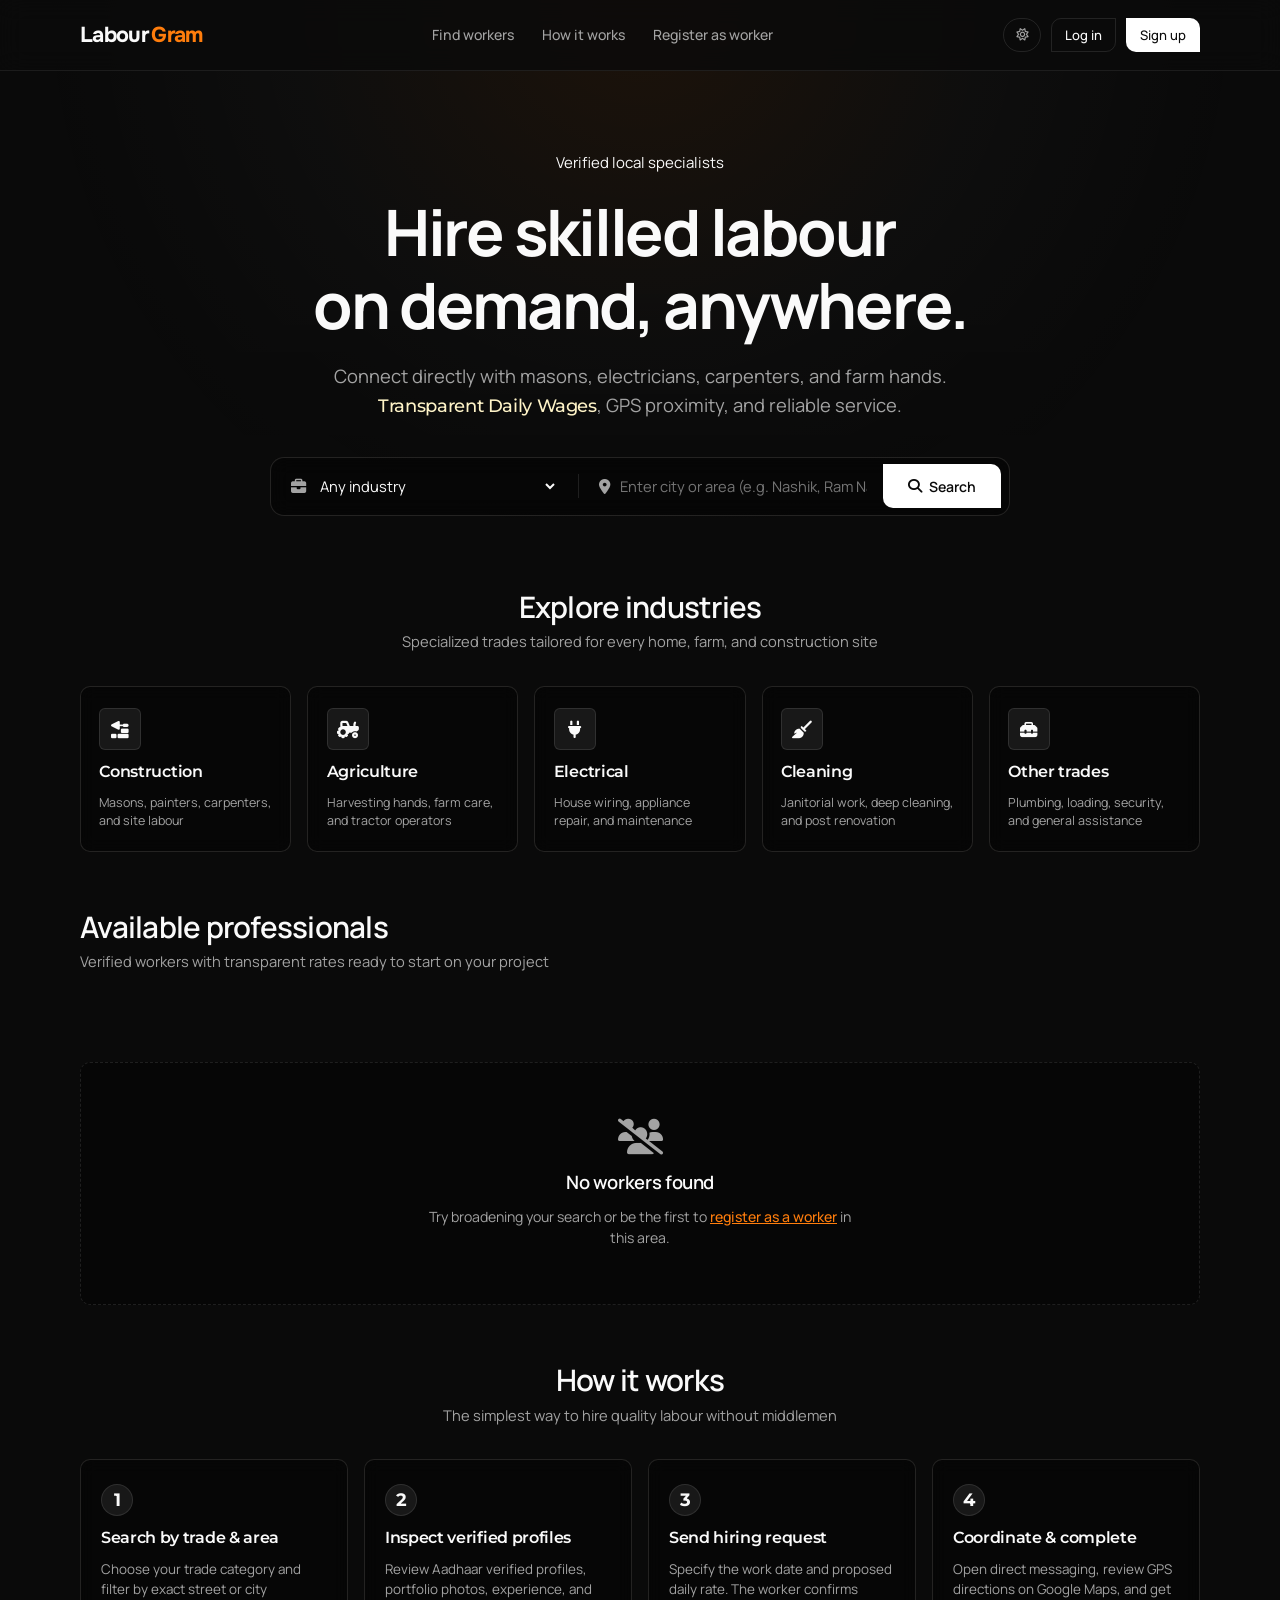
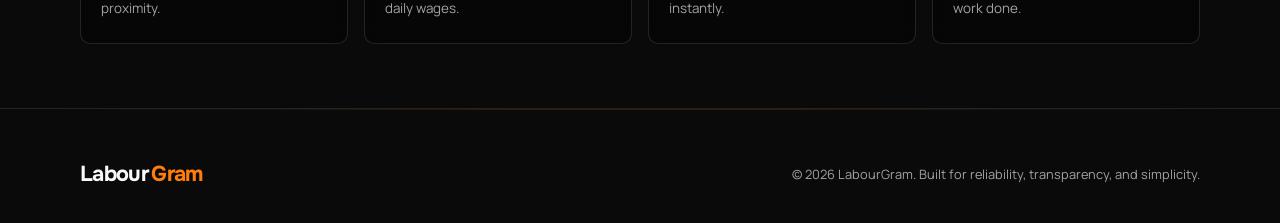
<file: frontend/index.html>
<!DOCTYPE html>
<html lang="en" class="dark">
<head>
    <meta charset="UTF-8">
    <meta name="viewport" content="width=device-width, initial-scale=1.0">
    <title>LabourGram - Find & Hire Reliable Labour</title>
    <link rel="stylesheet" href="style.css?v=20">
    <link rel="stylesheet" href="https://cdnjs.cloudflare.com/ajax/libs/font-awesome/6.4.0/css/all.min.css">
    <script src="theme.js"></script>
</head>
<body>
    <div class="chai-backdrop"></div>

    <!-- Navigation Bar -->
    <header class="header">
        <div class="header-inner">
            <a href="index.html" class="logo">
                Labour<span>Gram</span>
            </a>

            <nav class="nav-links">
                <a href="#workers-section">Find workers</a>
                <a href="#how-it-works">How it works</a>
                <a href="#" onclick="showRegisterModal('provider')">Register as worker</a>
            </nav>

            <div class="auth-buttons" id="authButtons">
                <button type="button" class="theme-toggle-btn" onclick="toggleTheme()" aria-label="Toggle theme" title="Toggle theme">
                    <i class="fa-regular fa-sun"></i>
                </button>
                <button type="button" class="btn btn-secondary btn-sm" onclick="showLoginModal()">Log in</button>
                <button type="button" class="btn btn-asym btn-sm" onclick="showRegisterModal('customer')">Sign up</button>
            </div>

            <div class="user-menu" id="userMenu" style="display:none;">
                <button type="button" class="theme-toggle-btn" onclick="toggleTheme()" aria-label="Toggle theme" title="Toggle theme">
                    <i class="fa-regular fa-sun"></i>
                </button>
                <span class="user-greeting" id="userGreeting"></span>
                <button type="button" class="btn btn-secondary btn-sm" onclick="window.location.href='dashboard.html'">
                    <i class="fa-solid fa-chart-line"></i> Dashboard <span class="badge hidden" id="navBadge">0</span>
                </button>
                <button type="button" class="btn btn-ghost btn-sm btn-logout" onclick="logoutUser()">
                    <i class="fa-solid fa-right-from-bracket"></i> Logout
                </button>
            </div>
        </div>
    </header>

    <!-- Main Content -->
    <main class="page-container">

        <!-- Hero Section -->
        <section class="hero">
            <div class="hero-inner">
                <div class="badge-glint">
                    <span class="badge-dot"></span>
                    Verified local specialists
                </div>

                <h1>Hire skilled labour<br>on demand, anywhere.</h1>
                
                <p class="hero-lead">
                    Connect directly with masons, electricians, carpenters, and farm hands. <span class="highlight">Transparent daily wages</span>, GPS proximity, and reliable service.
                </p>

                <!-- Search Toolbar -->
                <div class="search-toolbar">
                    <div class="search-field-item">
                        <i class="fa-solid fa-briefcase"></i>
                        <select id="industryFilter" aria-label="Select industry">
                            <option value="">Any industry</option>
                            <option value="construction">Construction</option>
                            <option value="agriculture">Agriculture</option>
                            <option value="cleaning">Cleaning</option>
                            <option value="electrical">Electrical</option>
                            <option value="other">Other trades</option>
                        </select>
                    </div>

                    <div class="search-divider"></div>

                    <div class="search-field-item">
                        <i class="fa-solid fa-location-dot"></i>
                        <input type="text" id="locationFilter" placeholder="Enter city or area (e.g. Nashik, Ram Nagar)">
                    </div>

                    <button type="button" class="btn btn-asym search-btn" onclick="searchWorkers(true)">
                        <i class="fa-solid fa-magnifying-glass"></i> Search
                    </button>
                </div>
            </div>
        </section>

        <!-- Industry Categories -->
        <section class="section">
            <div class="section-head centered">
                <h2>Explore industries</h2>
                <p>Specialized trades tailored for every home, farm, and construction site</p>
            </div>

            <div class="industry-grid">
                <div class="card-chai industry-card" onclick="filterByIndustry('construction')">
                    <div class="industry-icon"><i class="fa-solid fa-trowel-bricks"></i></div>
                    <h3>Construction</h3>
                    <p>Masons, painters, carpenters, and site labour</p>
                </div>
                <div class="card-chai industry-card" onclick="filterByIndustry('agriculture')">
                    <div class="industry-icon"><i class="fa-solid fa-tractor"></i></div>
                    <h3>Agriculture</h3>
                    <p>Harvesting hands, farm care, and tractor operators</p>
                </div>
                <div class="card-chai industry-card" onclick="filterByIndustry('electrical')">
                    <div class="industry-icon"><i class="fa-solid fa-plug"></i></div>
                    <h3>Electrical</h3>
                    <p>House wiring, appliance repair, and maintenance</p>
                </div>
                <div class="card-chai industry-card" onclick="filterByIndustry('cleaning')">
                    <div class="industry-icon"><i class="fa-solid fa-broom"></i></div>
                    <h3>Cleaning</h3>
                    <p>Janitorial work, deep cleaning, and post renovation</p>
                </div>
                <div class="card-chai industry-card" onclick="filterByIndustry('other')">
                    <div class="industry-icon"><i class="fa-solid fa-toolbox"></i></div>
                    <h3>Other trades</h3>
                    <p>Plumbing, loading, security, and general assistance</p>
                </div>
            </div>
        </section>

        <!-- Featured Workers Grid -->
        <section class="section" id="workers-section">
            <div class="section-head">
                <h2>Available professionals</h2>
                <p>Verified workers with transparent rates ready to start on your project</p>
            </div>

            <div class="worker-grid" id="workerGrid">
                <!-- Injected dynamically by script.js -->
            </div>

            <div class="no-workers-state" id="noWorkersMsg" style="display:none;">
                <i class="fa-solid fa-users-slash"></i>
                <h3>No workers found</h3>
                <p>Try broadening your search or be the first to <a onclick="showRegisterModal('provider')">register as a worker</a> in this area.</p>
            </div>
        </section>

        <!-- How It Works -->
        <section class="section" id="how-it-works">
            <div class="section-head centered">
                <h2>How it works</h2>
                <p>The simplest way to hire quality labour without middlemen</p>
            </div>

            <div class="steps-grid">
                <div class="card-chai step-card">
                    <div class="step-num">1</div>
                    <h3>Search by trade & area</h3>
                    <p>Choose your trade category and filter by exact street or city proximity.</p>
                </div>

                <div class="card-chai step-card">
                    <div class="step-num">2</div>
                    <h3>Inspect verified profiles</h3>
                    <p>Review Aadhaar verified profiles, portfolio photos, experience, and daily wages.</p>
                </div>

                <div class="card-chai step-card">
                    <div class="step-num">3</div>
                    <h3>Send hiring request</h3>
                    <p>Specify the work date and proposed daily rate. The worker confirms instantly.</p>
                </div>

                <div class="card-chai step-card">
                    <div class="step-num">4</div>
                    <h3>Coordinate & complete</h3>
                    <p>Open direct messaging, review GPS directions on Google Maps, and get work done.</p>
                </div>
            </div>
        </section>

    </main>

    <!-- Footer -->
    <footer class="footer">
        <div class="page-container">
            <div class="footer-inner">
                <div class="logo">Labour<span>Gram</span></div>
                <p class="footer-copy">© 2026 LabourGram. Built for reliability, transparency, and simplicity.</p>
            </div>
        </div>
    </footer>

    <!-- ===== LOGIN MODAL ===== -->
    <div class="modal-overlay" id="loginModal">
        <div class="modal-dialog">
            <div class="modal-header">
                <h2>Welcome back</h2>
                <button type="button" class="modal-close-btn" onclick="closeAllModals()" aria-label="Close dialog">&times;</button>
            </div>
            <p class="modal-subtitle">Sign in to manage your hiring requests and chats</p>
            <form id="loginForm" onsubmit="handleLogin(event)">
                <div class="form-group">
                    <label for="loginEmail">Email address</label>
                    <input type="email" id="loginEmail" required placeholder="you@example.com" autocomplete="username">
                </div>
                <div class="form-group">
                    <label for="loginPassword">Password</label>
                    <input type="password" id="loginPassword" required placeholder="••••••••" autocomplete="current-password">
                </div>
                <div class="form-error" id="loginError"></div>
                <button type="submit" class="btn btn-asym btn-full" id="loginBtn" style="margin-top:0.75rem;">Log in</button>
            </form>
            <p class="modal-footer-text">Do not have an account? <a href="#" onclick="showRegisterModal('customer')">Sign up</a></p>
        </div>
    </div>

    <!-- ===== REGISTER MODAL ===== -->
    <div class="modal-overlay" id="registerModal">
        <div class="modal-dialog">
            <div class="modal-header">
                <h2>Create account</h2>
                <button type="button" class="modal-close-btn" onclick="closeAllModals()" aria-label="Close dialog">&times;</button>
            </div>
            <p class="modal-subtitle">Join LabourGram as a customer or skilled worker</p>
            <form id="registerForm" onsubmit="handleRegister(event)">
                <div class="form-group">
                    <label for="regName">Full name</label>
                    <input type="text" id="regName" required placeholder="e.g. Rajesh Patil" autocomplete="name">
                </div>
                <div class="form-group">
                    <label for="regEmail">Email address</label>
                    <input type="email" id="regEmail" required placeholder="you@example.com" autocomplete="email">
                </div>
                <div class="form-group">
                    <label for="regPassword">Password</label>
                    <input type="password" id="regPassword" required minlength="6" placeholder="Minimum 6 characters" autocomplete="new-password">
                </div>
                <div class="form-group">
                    <label for="regRole">I am registering as</label>
                    <select id="regRole" onchange="toggleProviderFields()">
                        <option value="customer">Customer (Looking to hire)</option>
                        <option value="provider">Labour (Looking for work)</option>
                    </select>
                </div>

                <!-- Location Selection with State, City, and Address Autocomplete -->
                <div class="form-group">
                    <label>Location details</label>
                    <div class="location-picker-group">
                        <div class="state-city-row">
                            <div>
                                <label class="sub-label" for="regState">State</label>
                                <select id="regState"></select>
                            </div>
                            <div>
                                <label class="sub-label" for="regCity">City</label>
                                <select id="regCity"></select>
                                <input type="text" id="regCustomCity" placeholder="Enter city name" style="display:none; margin-top:0.4rem;">
                            </div>
                        </div>
                        <div class="address-autocomplete-wrapper">
                            <div style="display:flex; justify-content:space-between; align-items:center; margin-bottom:0.2rem;">
                                <label class="sub-label" for="regAddress">Area or street address</label>
                                <button type="button" class="btn-detect-gps" id="regDetectGpsBtn">
                                    <i class="fa-solid fa-location-crosshairs"></i> Auto-detect GPS
                                </button>
                            </div>
                            <div class="input-with-icon">
                                <i class="fa-solid fa-location-dot input-icon"></i>
                                <input type="text" id="regAddress" placeholder="e.g. Ram Nagar, College Road..." autocomplete="off">
                            </div>
                            <div class="address-dropdown" id="regAddressDropdown"></div>
                            <input type="hidden" id="regLocation" value="">
                        </div>
                    </div>
                </div>

                <!-- Provider-only fields -->
                <div id="providerFields" style="display:none;">
                    <div class="form-group">
                        <label for="regIndustry">Primary trade industry</label>
                        <select id="regIndustry">
                            <option value="Construction">Construction</option>
                            <option value="Agriculture">Agriculture</option>
                            <option value="Electrical">Electrical</option>
                            <option value="Cleaning">Cleaning</option>
                            <option value="Other">Other trades</option>
                        </select>
                    </div>
                    <div class="form-group">
                        <label for="regSkills">Specific skills (e.g. Mason, Tile Worker)</label>
                        <input type="text" id="regSkills" placeholder="Mason, Painter">
                    </div>
                    <div class="form-group">
                        <label for="regWage">Expected daily wage (₹)</label>
                        <input type="number" id="regWage" placeholder="800" min="1">
                    </div>
                    <div class="form-group">
                        <label for="regExperience">Years of experience</label>
                        <input type="number" id="regExperience" placeholder="3" min="0">
                    </div>
                    <div class="form-group">
                        <label for="regImage">Profile photo (Optional)</label>
                        <input type="file" id="regImage" accept="image/png, image/jpeg, image/webp">
                    </div>

                    <!-- Compulsory Verification Documents -->
                    <div class="card-chai" style="padding:1rem; margin-top:1rem; border-radius:var(--radius-lg);">
                        <div style="display:flex; align-items:center; gap:0.5rem; margin-bottom:0.4rem;">
                            <i class="fa-solid fa-shield-halved" style="color:var(--brand); font-size:1rem;"></i>
                            <strong style="font-size:0.9rem;">Compulsory verification documents</strong>
                        </div>
                        <p style="font-size:0.78rem; color:var(--muted-foreground); margin-bottom:0.85rem; line-height:1.4;">
                            Aadhaar card and PAN card are required for admin review before your profile is published.
                        </p>
                        
                        <div class="form-group" style="margin-bottom:0.75rem;">
                            <label style="font-size:0.8rem; font-weight:600;"><i class="fa-solid fa-id-card"></i> Aadhaar card <span style="color:var(--status-danger);">*</span></label>
                            <input type="file" id="regAadhaar" accept="image/png, image/jpeg, image/webp">
                            <span class="sub-label">Clear photo or scan of front of Aadhaar card.</span>
                        </div>

                        <div class="form-group" style="margin-bottom:0;">
                            <label style="font-size:0.8rem; font-weight:600;"><i class="fa-solid fa-address-card"></i> PAN card <span style="color:var(--status-danger);">*</span></label>
                            <input type="file" id="regPan" accept="image/png, image/jpeg, image/webp">
                            <span class="sub-label">Clear photo or scan of PAN card.</span>
                        </div>
                    </div>
                </div>

                <div class="form-error" id="registerError"></div>
                <button type="submit" class="btn btn-asym btn-full" id="registerBtn" style="margin-top:1rem;">Create account</button>
            </form>
            <p class="modal-footer-text">Already have an account? <a href="#" onclick="showLoginModal()">Log in</a></p>
        </div>
    </div>

    <!-- ===== HIRE REQUEST MODAL ===== -->
    <div class="modal-overlay" id="hireModal">
        <div class="modal-dialog">
            <div class="modal-header">
                <h2>Send hiring request</h2>
                <button type="button" class="modal-close-btn" onclick="closeAllModals()" aria-label="Close dialog">&times;</button>
            </div>
            <p class="modal-subtitle">Requesting: <strong id="hireWorkerName" style="color:var(--foreground);"></strong></p>
            <form id="hireForm" onsubmit="handleHireRequest(event)">
                <input type="hidden" id="hireProviderId">
                <input type="hidden" id="hireProfileId">
                <div class="form-group">
                    <label for="hireJobDesc">Job description</label>
                    <textarea id="hireJobDesc" required placeholder="Describe the specific work required, site location, and hours..." rows="3"></textarea>
                </div>
                <div class="form-group">
                    <label for="hireDateNeeded">Date needed</label>
                    <input type="date" id="hireDateNeeded" required>
                </div>
                <div class="form-group">
                    <label for="hireWage">Proposed daily wage (₹)</label>
                    <input type="number" id="hireWage" required min="1" placeholder="800">
                </div>
                <div class="form-error" id="hireError"></div>
                <button type="submit" class="btn btn-asym btn-full" id="hireBtn" style="margin-top:1rem;">Send request</button>
            </form>
        </div>
    </div>

    <!-- ===== TOAST NOTIFICATION ===== -->
    <div class="toast" id="toast"></div>

    <script src="address-autocomplete.js?v=20"></script>
    <script src="script.js?v=20"></script>
</body>
</html>
</file>
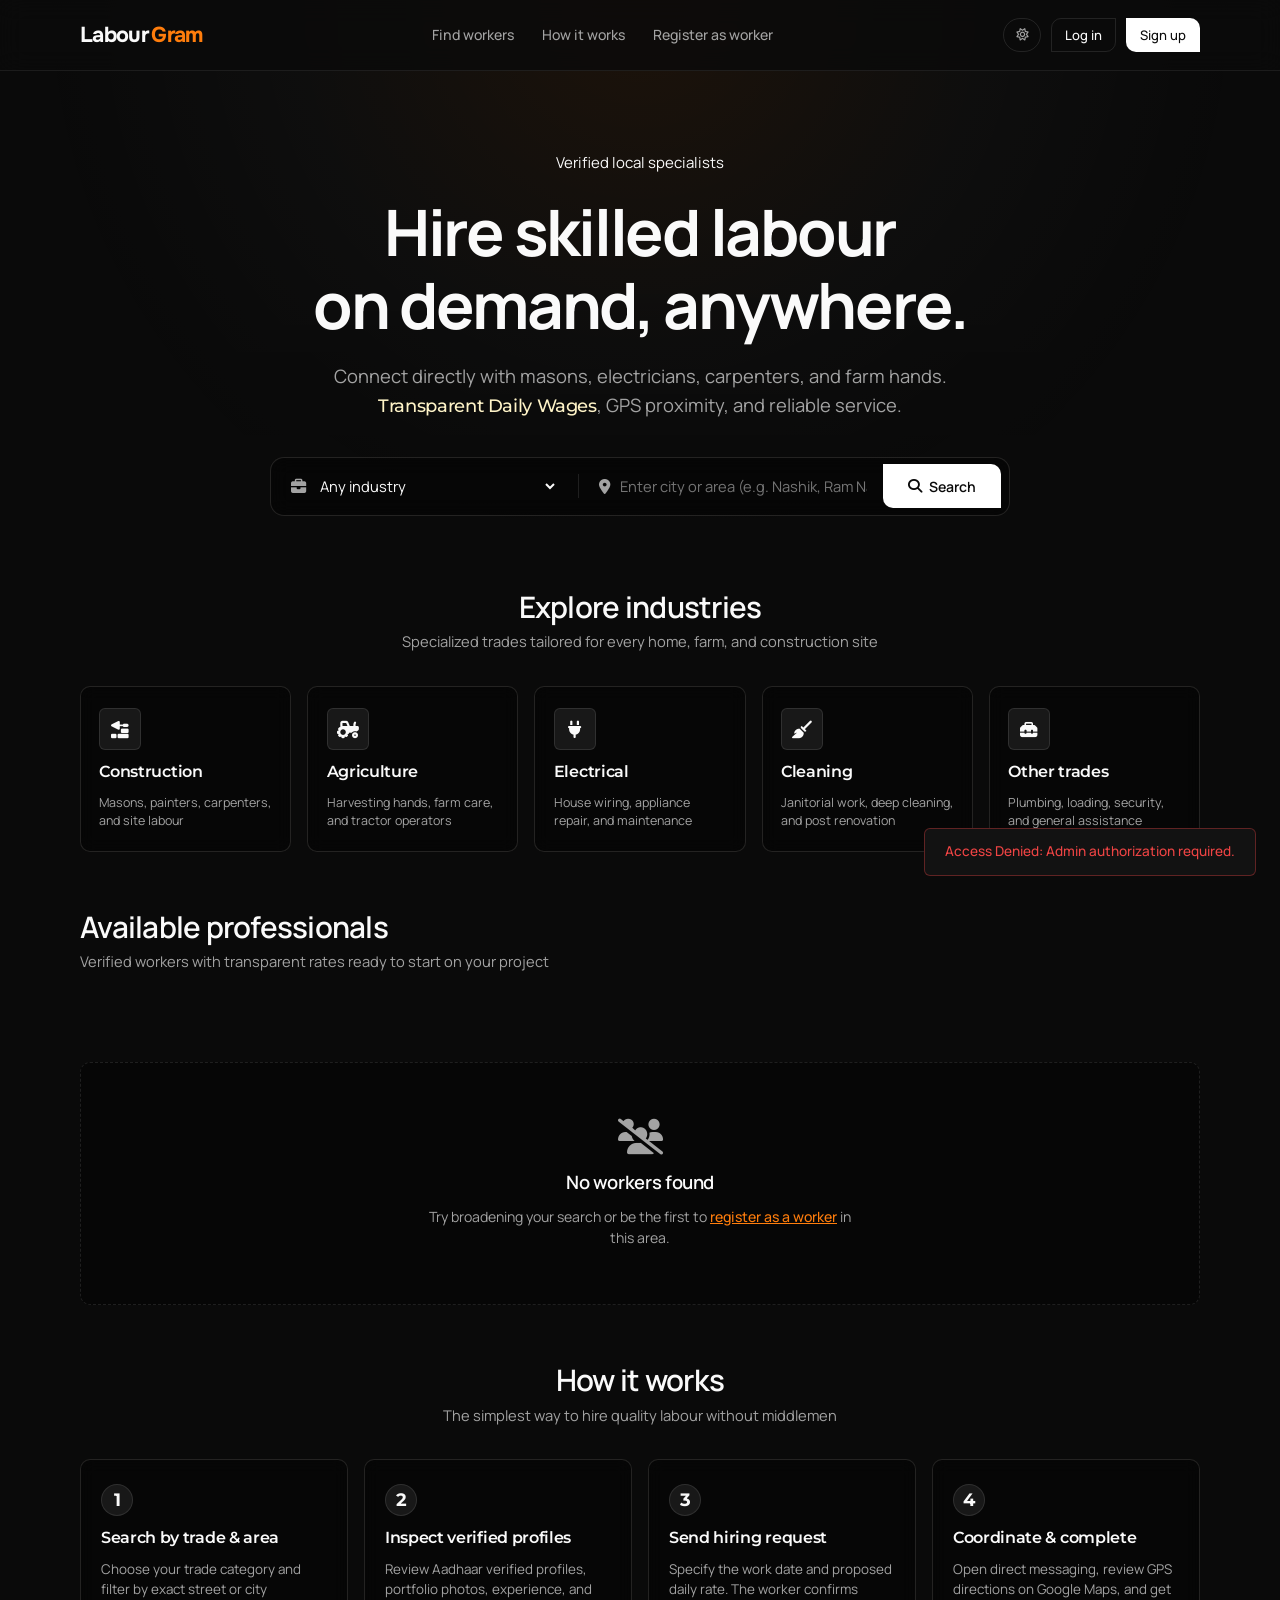
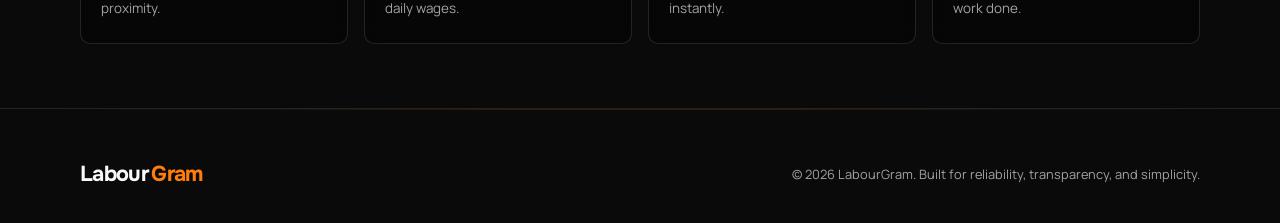
<file: frontend/admin.html>
<!DOCTYPE html>
<html lang="en" class="dark">
<head>
    <meta charset="UTF-8">
    <meta name="viewport" content="width=device-width, initial-scale=1.0">
    <title>Admin Portal - LabourGram</title>
    <link rel="stylesheet" href="style.css?v=20">
    <link rel="stylesheet" href="https://cdnjs.cloudflare.com/ajax/libs/font-awesome/6.4.0/css/all.min.css">
    <script src="theme.js"></script>
</head>
<body class="admin-layout">
    <div class="chai-backdrop"></div>

    <!-- Admin Navigation -->
    <header class="admin-nav">
        <a href="admin.html" class="admin-brand">
            <div class="logo">Labour<span>Gram</span></div>
            <span class="badge-admin"><i class="fa-solid fa-shield-halved"></i> Admin portal</span>
        </a>

        <div class="admin-nav-actions">
            <button type="button" class="theme-toggle-btn" onclick="toggleTheme()" aria-label="Toggle theme" title="Toggle theme">
                <i class="fa-regular fa-sun"></i>
            </button>
            <a href="index.html" class="btn btn-secondary btn-sm" title="View public marketplace">
                <i class="fa-solid fa-house"></i> Public site
            </a>
            <div class="badge" style="border:1px solid var(--border); font-size:0.75rem;">
                <i class="fa-solid fa-user-shield"></i>
                <span id="adminNameDisplay">Admin</span>
            </div>
            <button type="button" class="btn btn-ghost btn-sm" onclick="logoutAdmin()" title="Sign out" style="color:var(--status-danger);">
                <i class="fa-solid fa-right-from-bracket"></i> Logout
            </button>
        </div>
    </header>

    <main class="admin-container">

        <!-- Top Platform Stats -->
        <section class="stats-grid">
            <div class="card-chai stat-card">
                <div class="stat-card-header">
                    <span class="stat-card-title">Pending review</span>
                    <span class="status-tag pending"><i class="fa-solid fa-hourglass-half"></i> Action needed</span>
                </div>
                <div class="stat-card-value" id="statPendingCount">0</div>
                <div class="stat-card-sub">Profiles waiting for approval</div>
            </div>

            <div class="card-chai stat-card">
                <div class="stat-card-header">
                    <span class="stat-card-title">Approved workers</span>
                    <span class="status-tag approved"><i class="fa-solid fa-user-check"></i> Live</span>
                </div>
                <div class="stat-card-value" id="statApprovedCount">0</div>
                <div class="stat-card-sub" id="statTotalLaboursSub">0 registered workers</div>
            </div>

            <div class="card-chai stat-card">
                <div class="stat-card-header">
                    <span class="stat-card-title">Customers</span>
                    <i class="fa-solid fa-briefcase" style="color:var(--muted-foreground); font-size:0.9rem;"></i>
                </div>
                <div class="stat-card-value" id="statCustomerCount">0</div>
                <div class="stat-card-sub">Registered hiring clients</div>
            </div>

            <div class="card-chai stat-card">
                <div class="stat-card-header">
                    <span class="stat-card-title">Platform users</span>
                    <i class="fa-solid fa-users" style="color:var(--muted-foreground); font-size:0.9rem;"></i>
                </div>
                <div class="stat-card-value" id="statTotalUsers">0</div>
                <div class="stat-card-sub">Across all accounts</div>
            </div>
        </section>

        <!-- Navigation Tabs (Segmented Control) -->
        <div style="margin-bottom: 1.75rem;">
            <div class="segmented-control" role="tablist">
                <button type="button" class="segmented-tab active" onclick="switchAdminTab('pending')" id="tabBtnPending">
                    <i class="fa-solid fa-clock-rotate-left"></i>
                    <span>Pending review</span>
                    <span class="badge" id="tabCounterPending" style="font-size:0.7rem; padding:0.1rem 0.4rem; background:rgba(0,0,0,0.15);">0</span>
                </button>
                <button type="button" class="segmented-tab" onclick="switchAdminTab('labours')" id="tabBtnLabours">
                    <i class="fa-solid fa-people-carry-box"></i>
                    <span>All workers</span>
                    <span class="badge" id="tabCounterLabours" style="font-size:0.7rem; padding:0.1rem 0.4rem; background:rgba(0,0,0,0.15);">0</span>
                </button>
                <button type="button" class="segmented-tab" onclick="switchAdminTab('customers')" id="tabBtnCustomers">
                    <i class="fa-solid fa-building-user"></i>
                    <span>Customers</span>
                    <span class="badge" id="tabCounterCustomers" style="font-size:0.7rem; padding:0.1rem 0.4rem; background:rgba(0,0,0,0.15);">0</span>
                </button>
            </div>
        </div>

        <!-- TAB 1: PENDING LABOUR APPROVALS -->
        <section id="sec-pending" class="admin-section active" style="display:block;">
            <div style="display:flex; justify-content:space-between; align-items:center; margin-bottom:1.25rem;">
                <div>
                    <h2 style="font-family:var(--font-display); font-size:1.35rem; font-weight:600;">Profiles awaiting review</h2>
                    <p style="color:var(--muted-foreground); font-size:0.85rem;">Inspect uploaded Aadhaar card, PAN card, and work history before approving.</p>
                </div>
                <button type="button" class="btn btn-secondary btn-sm" onclick="loadAdminData()">
                    <i class="fa-solid fa-rotate-right"></i> Refresh
                </button>
            </div>

            <div id="pendingLaboursList" class="labour-review-grid">
                <!-- Rendered dynamically by admin.js -->
            </div>
        </section>

        <!-- TAB 2: ALL LABOURS DIRECTORY -->
        <section id="sec-labours" class="admin-section" style="display:none;">
            <div style="display:flex; justify-content:space-between; align-items:center; margin-bottom:1.25rem; flex-wrap:wrap; gap:0.75rem;">
                <div>
                    <h2 style="font-family:var(--font-display); font-size:1.35rem; font-weight:600;">Worker directory</h2>
                    <p style="color:var(--muted-foreground); font-size:0.85rem;">Complete registry of all worker profiles across statuses.</p>
                </div>
                <div class="filter-controls">
                    <input type="text" id="labourSearchInput" class="admin-search-input" placeholder="Search by name, trade, location..." oninput="filterLabourDirectory()">
                    <select id="labourStatusFilter" class="admin-select" onchange="filterLabourDirectory()">
                        <option value="all">All statuses</option>
                        <option value="approved">Approved only</option>
                        <option value="pending">Pending only</option>
                        <option value="rejected">Rejected only</option>
                    </select>
                </div>
            </div>

            <div class="table-wrapper">
                <table class="table-chai">
                    <thead>
                        <tr>
                            <th>Labour</th>
                            <th>Trade & skills</th>
                            <th>Location</th>
                            <th>Wage / Exp</th>
                            <th>Status</th>
                            <th>KYC documents</th>
                            <th>Portfolio</th>
                            <th style="text-align:right;">Actions</th>
                        </tr>
                    </thead>
                    <tbody id="allLaboursTableBody">
                        <!-- Rendered dynamically by admin.js -->
                    </tbody>
                </table>
            </div>
        </section>

        <!-- TAB 3: CUSTOMERS DIRECTORY -->
        <section id="sec-customers" class="admin-section" style="display:none;">
            <div style="display:flex; justify-content:space-between; align-items:center; margin-bottom:1.25rem; flex-wrap:wrap; gap:0.75rem;">
                <div>
                    <h2 style="font-family:var(--font-display); font-size:1.35rem; font-weight:600;">Registered customers</h2>
                    <p style="color:var(--muted-foreground); font-size:0.85rem;">Directory of individuals and businesses hiring through the platform.</p>
                </div>
                <div class="filter-controls">
                    <input type="text" id="customerSearchInput" class="admin-search-input" placeholder="Search customers..." oninput="filterCustomerDirectory()">
                </div>
            </div>

            <div class="table-wrapper">
                <table class="table-chai">
                    <thead>
                        <tr>
                            <th>Customer name / email</th>
                            <th>Company</th>
                            <th>Contact phone</th>
                            <th>Location</th>
                            <th>Account status</th>
                            <th style="text-align:right;">Actions</th>
                        </tr>
                    </thead>
                    <tbody id="customersTableBody">
                        <!-- Rendered dynamically by admin.js -->
                    </tbody>
                </table>
            </div>
        </section>

    </main>

    <!-- REJECTION MODAL -->
    <div class="modal-overlay" id="rejectionModal">
        <div class="modal-dialog">
            <div class="modal-header">
                <h3><i class="fa-solid fa-triangle-exclamation" style="color:var(--status-danger);"></i> Reject labour profile</h3>
                <button type="button" class="modal-close-btn" onclick="closeRejectionModal()"><i class="fa-solid fa-xmark"></i></button>
            </div>
            <p class="modal-subtitle">
                Specify constructive feedback. This will appear in the worker dashboard so they can upload clear files and re-apply:
            </p>

            <div class="preset-reasons">
                <button type="button" class="preset-btn" onclick="setPresetReason('Aadhaar Card is blurry or unreadable. Please upload a clear photo of your Aadhaar Card.')">Aadhaar unclear</button>
                <button type="button" class="preset-btn" onclick="setPresetReason('PAN Card is blurry or invalid. Please upload a clear photo of your PAN Card.')">PAN card unclear</button>
                <button type="button" class="preset-btn" onclick="setPresetReason('Uploaded Aadhaar or PAN card does not match the registration name or details.')">ID mismatch</button>
                <button type="button" class="preset-btn" onclick="setPresetReason('Please upload clear, authentic photos of your actual work portfolio.')">Work photo clarity</button>
                <button type="button" class="preset-btn" onclick="setPresetReason('Please specify a valid street or area location in your selected city.')">Location invalid</button>
            </div>

            <div class="form-group">
                <textarea id="rejectionReasonInput" class="admin-textarea" placeholder="Enter detailed feedback for the worker..."></textarea>
            </div>
            <input type="hidden" id="rejectProfileId">

            <div style="display:flex; justify-content:flex-end; gap:0.75rem; margin-top:1rem;">
                <button type="button" class="btn btn-secondary" onclick="closeRejectionModal()">Cancel</button>
                <button type="button" class="btn btn-asym" id="confirmRejectBtn" onclick="submitRejection()" style="border-color:var(--status-danger); color:var(--status-danger);">
                    Confirm rejection
                </button>
            </div>
        </div>
    </div>

    <!-- FULLSCREEN PORTFOLIO LIGHTBOX -->
    <div class="lightbox-modal" id="lightboxModal" onclick="closeLightbox()">
        <button type="button" class="lightbox-close" onclick="closeLightbox()"><i class="fa-solid fa-xmark"></i></button>
        <img id="lightboxImage" src="" alt="Document or portfolio preview" onclick="event.stopPropagation()">
    </div>

    <!-- TOAST NOTIFICATIONS -->
    <div class="toast" id="toast"></div>

    <script src="admin.js?v=20"></script>
</body>
</html>
</file>
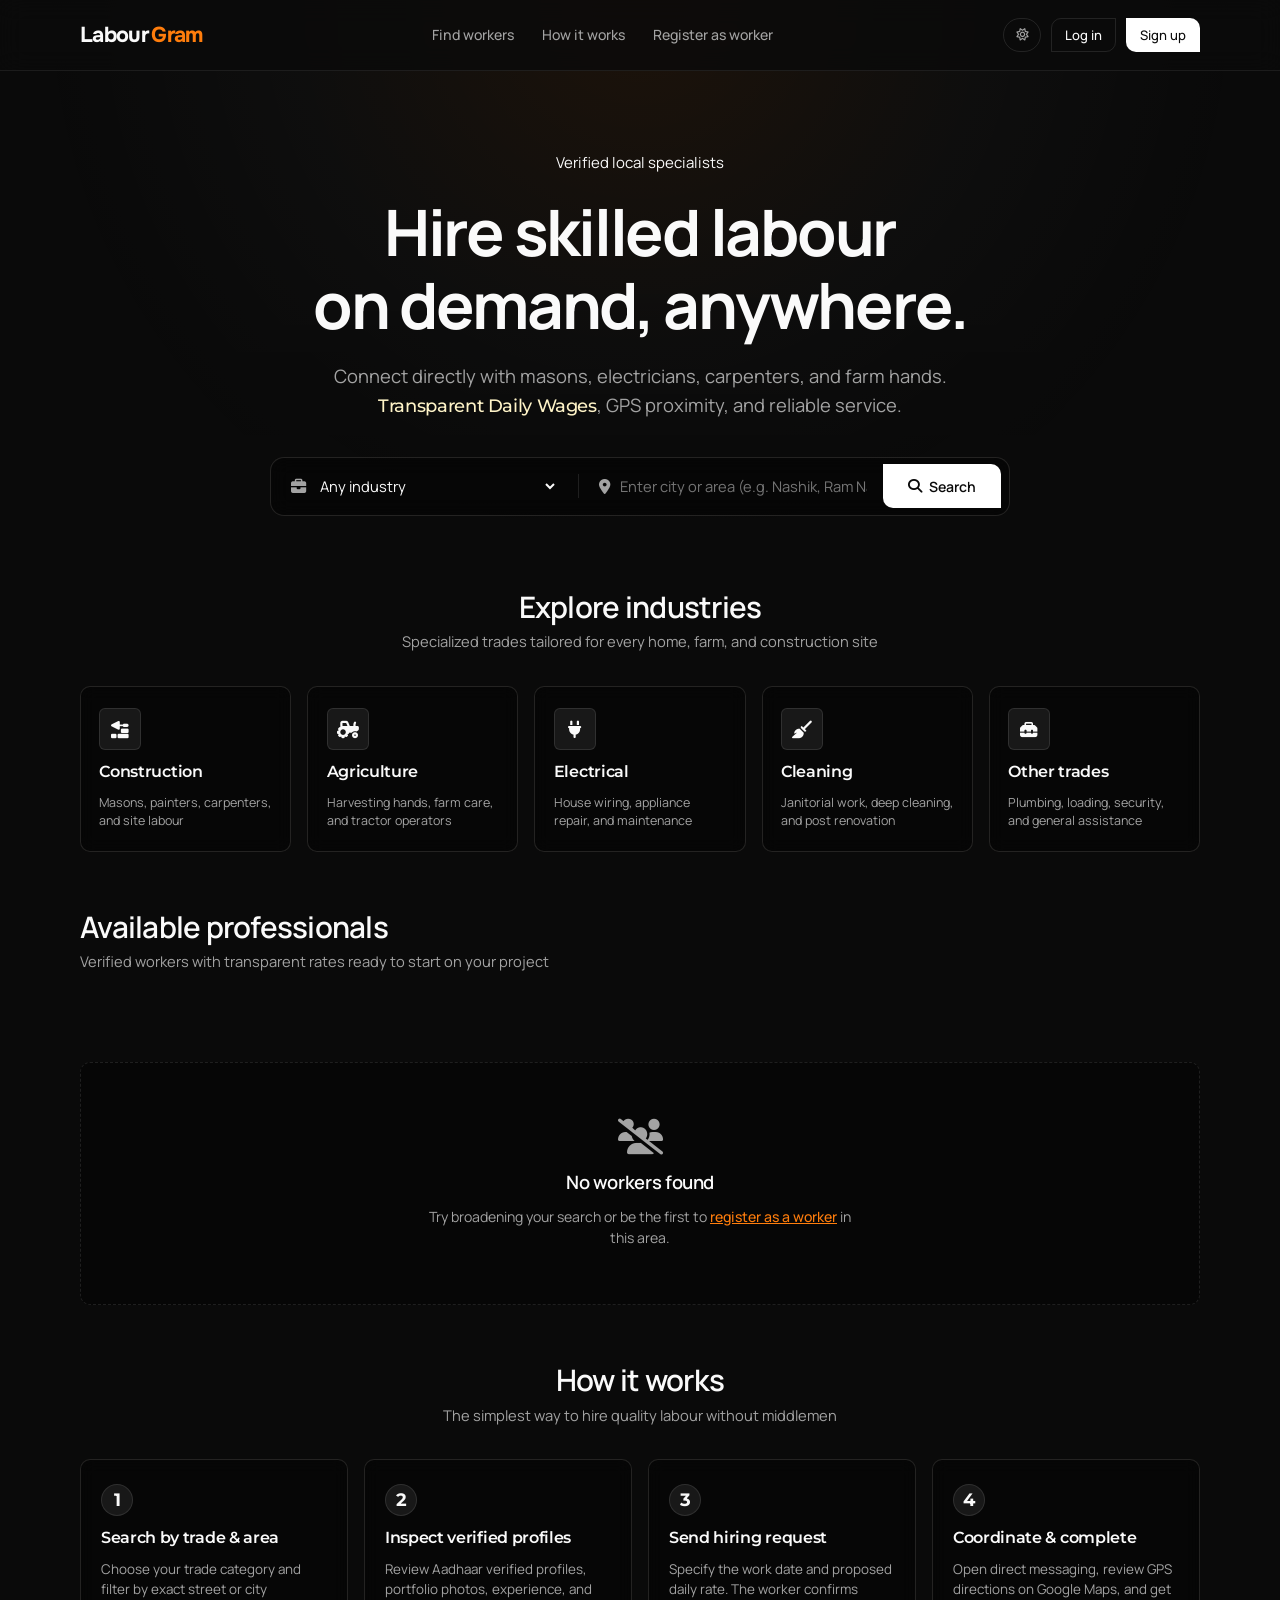
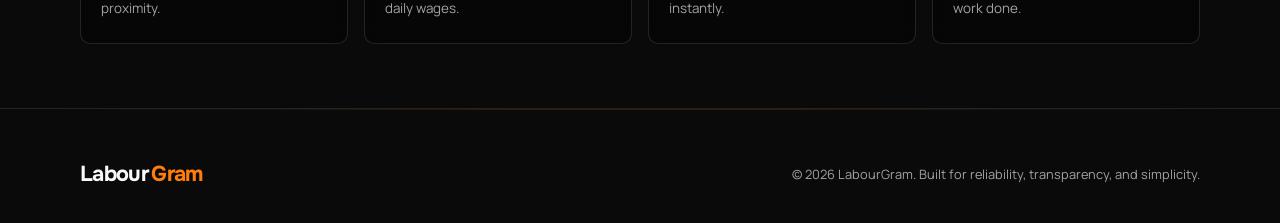
<file: frontend/chat.html>
<!DOCTYPE html>
<html lang="en" class="dark">
<head>
    <meta charset="UTF-8">
    <meta name="viewport" content="width=device-width, initial-scale=1.0, maximum-scale=1.0, user-scalable=no">
    <title>Chat - LabourGram</title>
    <link rel="stylesheet" href="style.css?v=20">
    <link rel="stylesheet" href="https://cdnjs.cloudflare.com/ajax/libs/font-awesome/6.4.0/css/all.min.css">
    <script src="theme.js"></script>
</head>
<body class="chat-page-layout">
    <div class="chai-backdrop"></div>

    <header class="chat-header">
        <div class="chat-header-title">
            <button type="button" class="btn btn-ghost btn-sm" onclick="if(window.history.length > 1){ window.history.back(); } else { window.location.href='dashboard.html'; }" aria-label="Go back">
                <i class="fa-solid fa-arrow-left"></i>
            </button>
            <div class="chat-header-user">
                <div class="chat-user-avatar" id="chatParticipantAvatar">
                    <i class="fa-regular fa-user"></i>
                </div>
                <div class="chat-user-meta">
                    <h2 id="chatParticipantName">Loading conversation...</h2>
                    <span id="chatParticipantRole">Connecting</span>
                </div>
            </div>
        </div>

        <div style="display:flex; align-items:center; gap:0.5rem;">
            <a href="#" target="_blank" rel="noopener" id="chatLocationBtn" class="btn-map-link" style="display:none;" title="View participant location on Google Maps">
                <i class="fa-solid fa-location-dot"></i> Maps
            </a>
            <button type="button" class="theme-toggle-btn" onclick="toggleTheme()" aria-label="Toggle theme" title="Toggle theme">
                <i class="fa-regular fa-sun"></i>
            </button>
            <a href="dashboard.html" class="btn btn-secondary btn-sm">
                Dashboard
            </a>
        </div>
    </header>

    <!-- Job Summary Strip -->
    <div class="chat-job-banner" id="chatJobBanner" style="display:none;"></div>

    <main class="chat-messages" id="chatMessages">
        <p style="text-align:center; color:var(--muted-foreground); margin:auto; font-size:0.9rem;">Connecting to chat...</p>
    </main>

    <form class="chat-input-area" id="chatForm">
        <input type="text" id="chatInput" placeholder="Write a message..." required autocomplete="off">
        <button type="submit" class="chat-send-btn" aria-label="Send message">
            <i class="fa-solid fa-paper-plane"></i>
        </button>
    </form>
    
    <div class="toast" id="toast"></div>

    <script src="chat.js?v=20"></script>
</body>
</html>
</file>
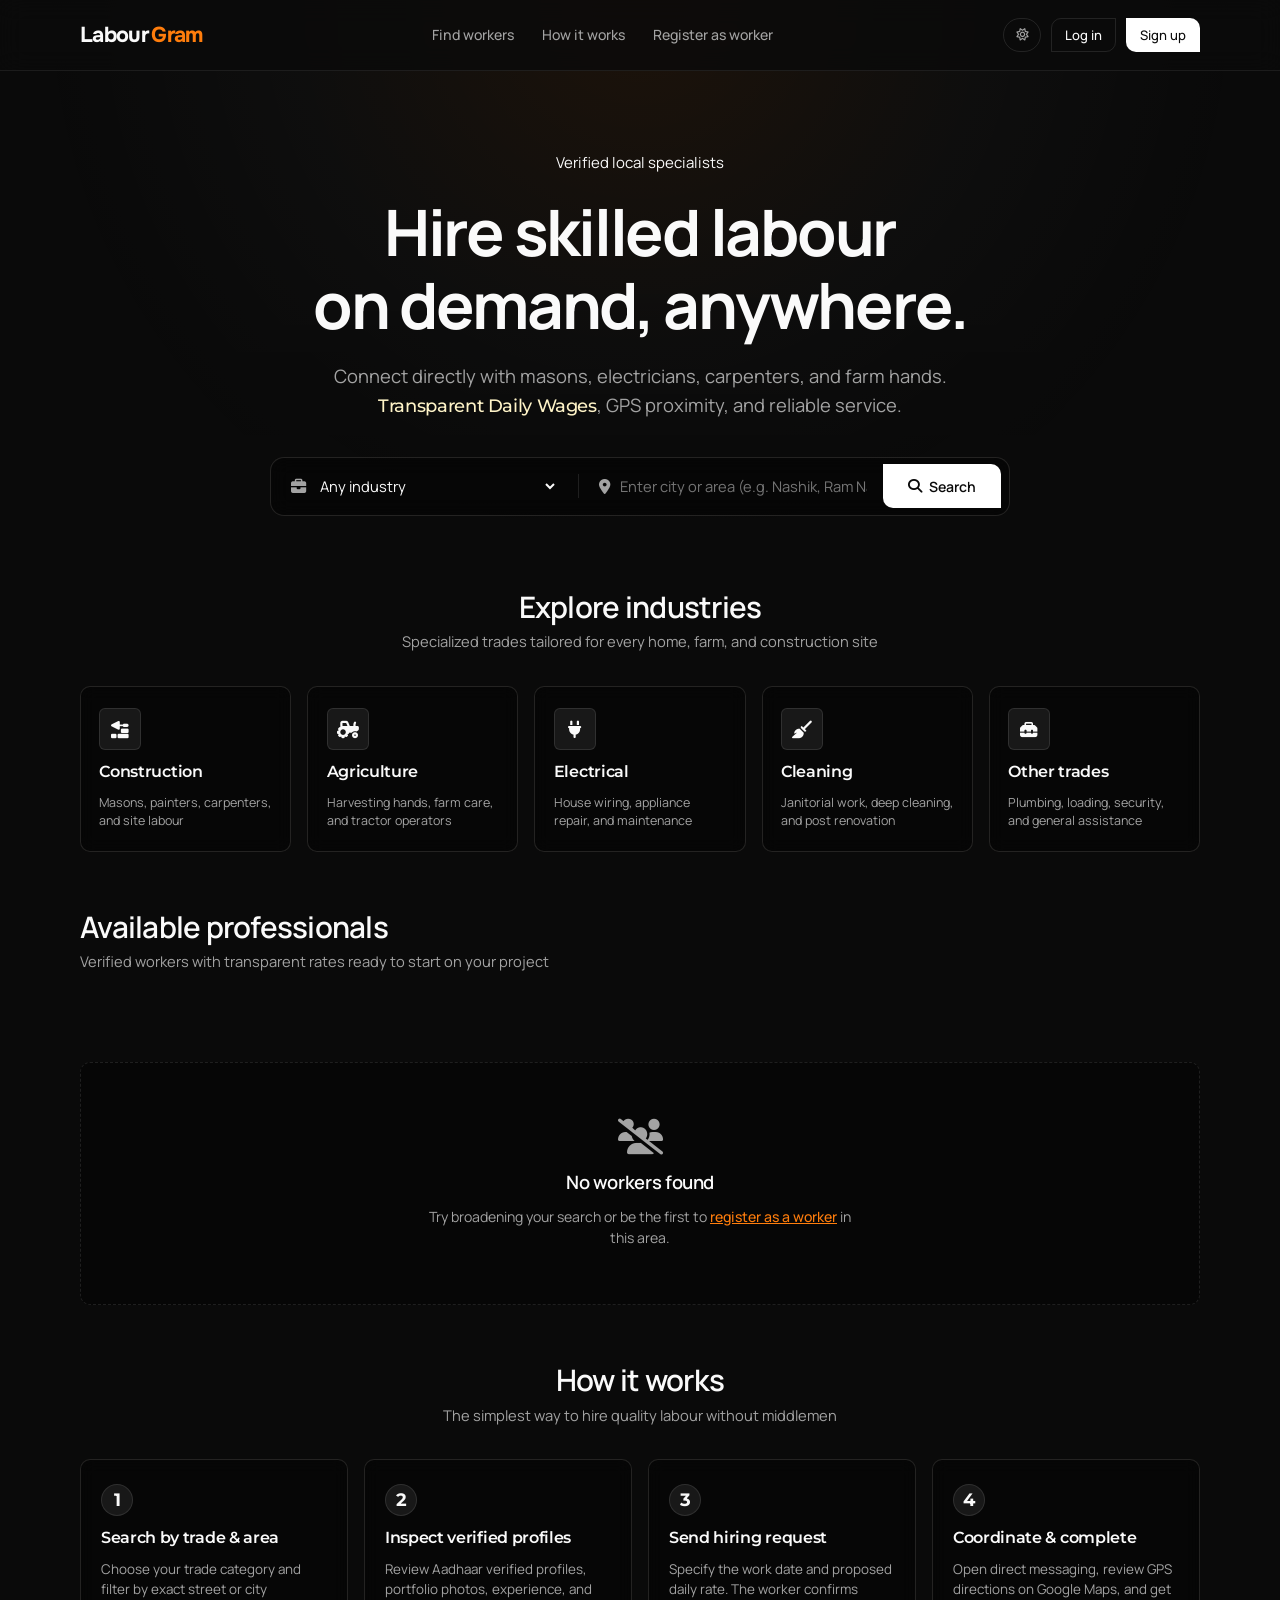
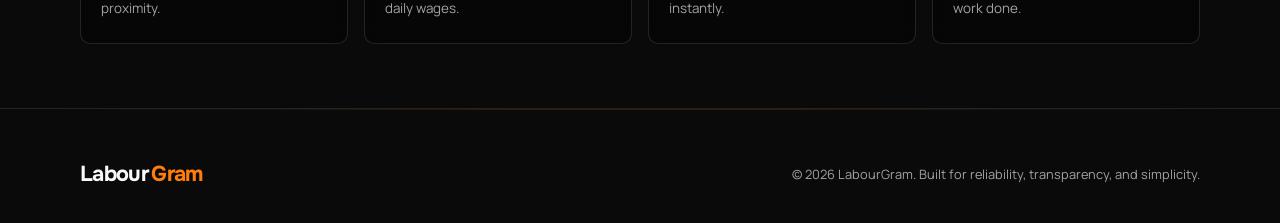
<file: frontend/dashboard.html>
<!DOCTYPE html>
<html lang="en" class="dark">
<head>
    <meta charset="UTF-8">
    <meta name="viewport" content="width=device-width, initial-scale=1.0">
    <title>Dashboard - LabourGram</title>
    <link rel="stylesheet" href="style.css?v=20">
    <link rel="stylesheet" href="https://cdnjs.cloudflare.com/ajax/libs/font-awesome/6.4.0/css/all.min.css">
    <script src="theme.js"></script>
</head>
<body class="dash-layout">
    <div class="chai-backdrop"></div>

    <!-- Dashboard Top Bar -->
    <header class="dash-header-bar">
        <a href="index.html" class="dash-back-link">
            <i class="fa-solid fa-arrow-left"></i>
            <span>Labour<strong>Gram</strong></span>
        </a>

        <div style="display:flex; align-items:center; gap:0.75rem;">
            <button type="button" class="theme-toggle-btn" onclick="toggleTheme()" aria-label="Toggle theme" title="Toggle theme">
                <i class="fa-regular fa-sun"></i>
            </button>
            <div id="dashUserInfo" style="font-size:0.85rem; color:var(--muted-foreground);"></div>
            <button type="button" id="dashAdminBtn" class="btn btn-secondary btn-sm" style="display:none;" onclick="window.location.href='admin.html'">
                <i class="fa-solid fa-shield-halved"></i> Admin panel
            </button>
            <button type="button" class="btn btn-ghost btn-sm" onclick="logoutUser()" title="Logout" style="color:var(--status-danger);">
                <i class="fa-solid fa-right-from-bracket"></i>
            </button>
        </div>
    </header>
    
    <div class="dash-container">
        <!-- Sidebar Navigation -->
        <aside class="dash-sidebar">
            <button type="button" class="dash-tab-btn active" onclick="switchTab('chats')" id="tab-chats">
                <i class="fa-regular fa-message"></i>
                <span>Chats & requests</span>
                <span class="dash-badge hidden" id="dashBadge">0</span>
            </button>
            <button type="button" class="dash-tab-btn" onclick="switchTab('profile')" id="tab-profile">
                <i class="fa-regular fa-user"></i>
                <span>My profile</span>
            </button>
        </aside>
        
        <!-- Main Content Pane -->
        <main class="dash-main">
            <!-- Dynamic Profile Approval Status Banner -->
            <div id="profileApprovalBanner"></div>

            <!-- CHATS SECTION -->
            <section id="sec-chats" class="dash-section-pane active">
                <div style="margin-bottom:1.25rem;">
                    <h2 style="font-family:var(--font-display); font-size:1.35rem; font-weight:600;">Active requests & chats</h2>
                    <p style="color:var(--muted-foreground); font-size:0.85rem;">Manage incoming job requests, coordinate work dates, and chat directly.</p>
                </div>
                <div id="chatsListContainer">
                    <p style="color:var(--muted-foreground); text-align:center; padding:2rem;">Loading requests...</p>
                </div>
            </section>
            
            <!-- PROFILE SECTION -->
            <section id="sec-profile" class="dash-section-pane">
                <div style="margin-bottom:1.25rem;">
                    <h2 style="font-family:var(--font-display); font-size:1.35rem; font-weight:600;">Profile details</h2>
                    <p style="color:var(--muted-foreground); font-size:0.85rem;">Keep your trade skills, location, wage rates, and identity documents current.</p>
                </div>

                <div class="card-chai" style="max-width: 650px; padding: 1.75rem; border-radius: var(--radius-xl);">
                    <div class="pfp-upload-container">
                        <div class="pfp-circle" onclick="document.getElementById('pfpInput').click()" title="Click to upload profile photo">
                            <img id="pfpPreview" src="" style="display:none;" alt="Profile photo preview">
                            <i id="pfpPlaceholder" class="fa-solid fa-camera"></i>
                            <div class="pfp-overlay">Upload</div>
                        </div>
                        <input type="file" id="pfpInput" style="display:none;" accept="image/png, image/jpeg, image/webp" onchange="handlePfpUpload(event)">
                        <span style="margin-top:0.5rem; font-size:0.8rem; color:var(--muted-foreground);">Profile photo</span>
                    </div>

                    <form id="profileForm" onsubmit="updateProfile(event)">
                        <div id="profileFormFields">
                            <!-- Filled dynamically by dashboard.js -->
                        </div>
                        <button type="submit" id="profSubmitBtn" class="btn btn-asym btn-full" style="margin-top: 1.5rem;">
                            Update profile
                        </button>
                    </form>
                </div>
            </section>
        </main>
    </div>

    <!-- Fullscreen Lightbox Modal -->
    <div class="lightbox-modal" id="lightboxModal" onclick="closeLightbox()">
        <button type="button" class="lightbox-close" onclick="closeLightbox()">&times;</button>
        <img id="lightboxImg" src="" alt="Document preview" onclick="event.stopPropagation()">
    </div>

    <div class="toast" id="toast"></div>
    <script src="address-autocomplete.js?v=20"></script>
    <script src="dashboard.js?v=20"></script>
</body>
</html>
</file>
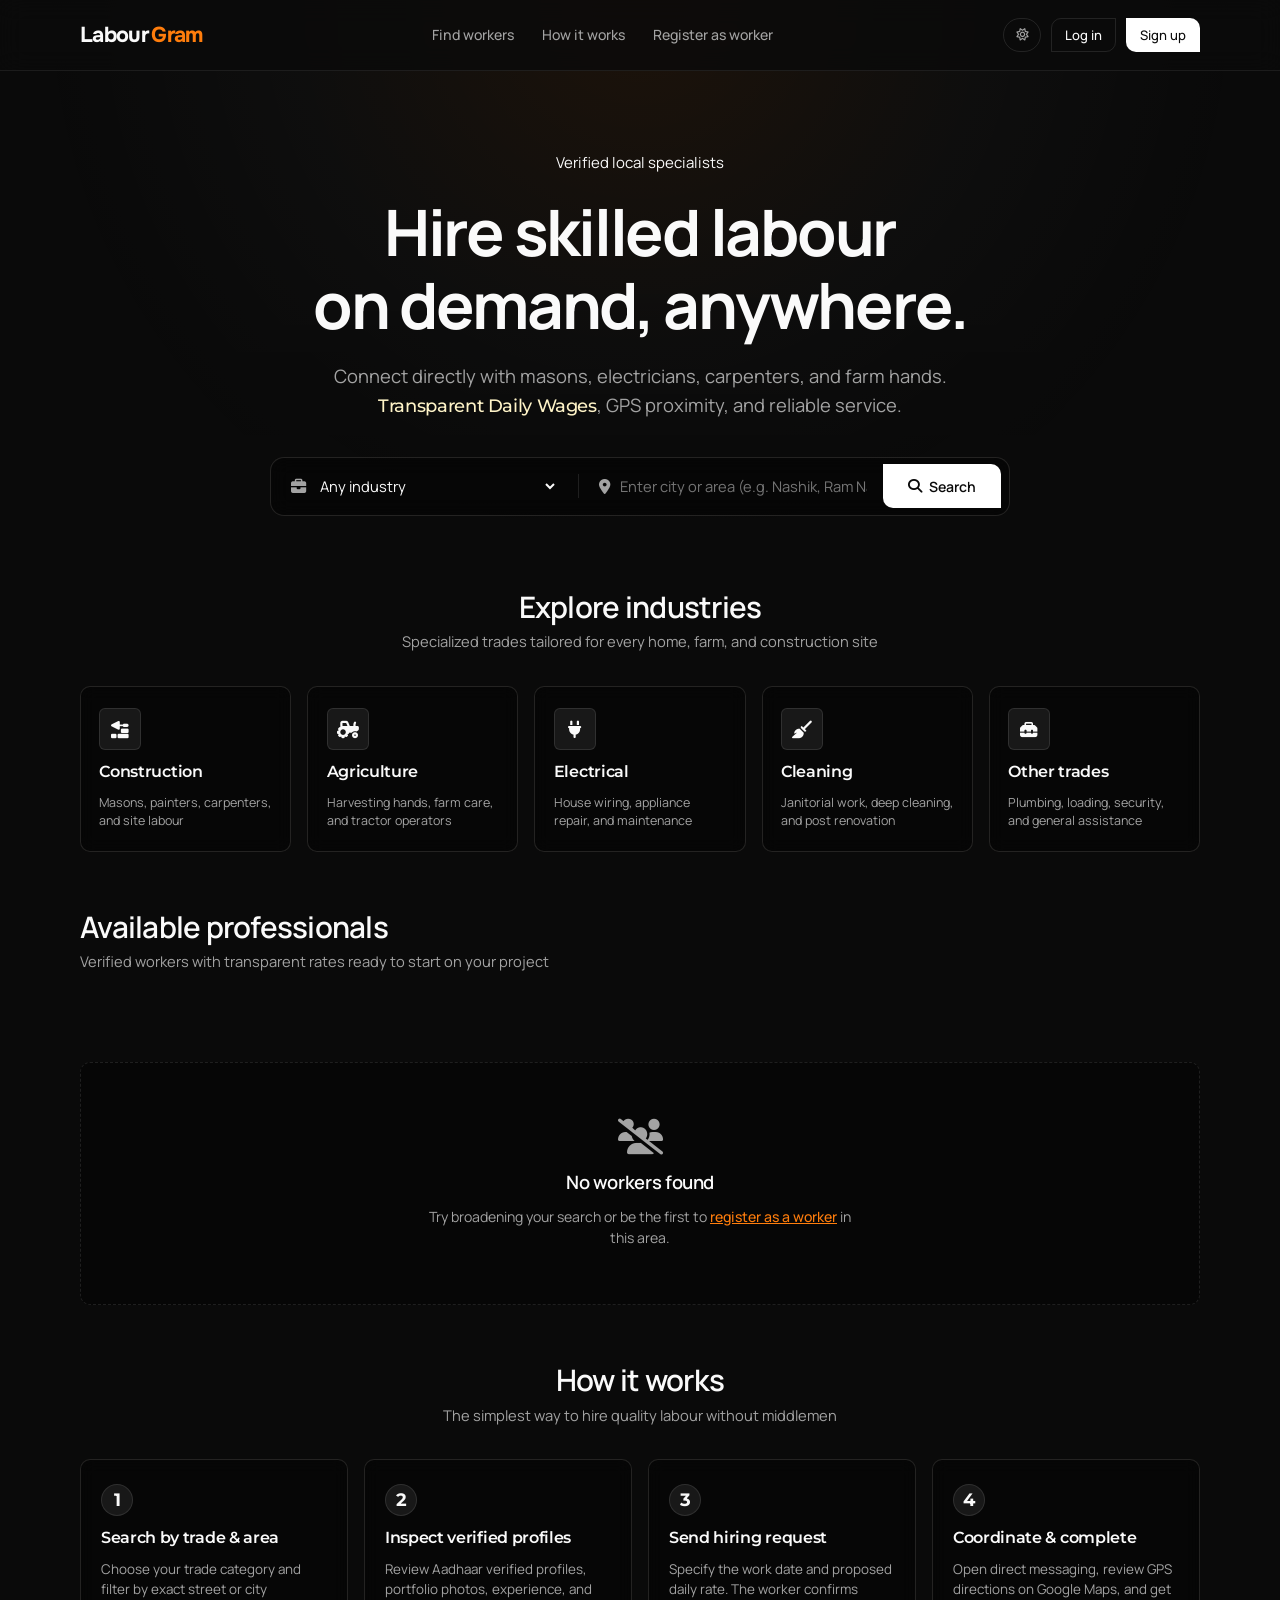
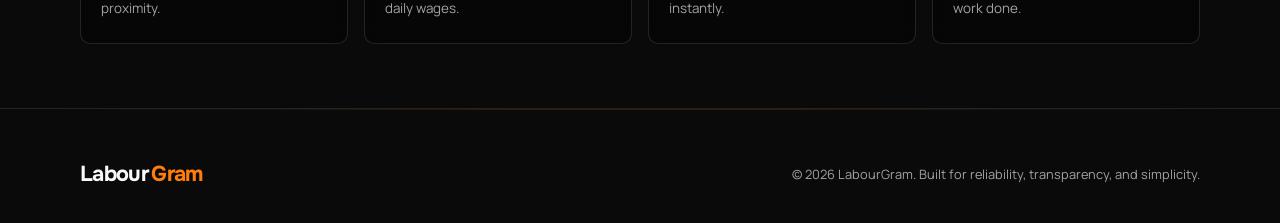
<file: frontend/worker.html>
<!DOCTYPE html>
<html lang="en" class="dark">
<head>
    <meta charset="UTF-8">
    <meta name="viewport" content="width=device-width, initial-scale=1.0">
    <title>Worker Profile - LabourGram</title>
    <link rel="stylesheet" href="style.css?v=20">
    <link rel="stylesheet" href="https://cdnjs.cloudflare.com/ajax/libs/font-awesome/6.4.0/css/all.min.css">
    <script src="theme.js"></script>
</head>
<body>
    <div class="chai-backdrop"></div>

    <header class="header">
        <div class="header-inner">
            <a href="index.html" class="logo">
                Labour<span>Gram</span>
            </a>

            <div style="display:flex; align-items:center; gap:0.75rem;">
                <button type="button" class="theme-toggle-btn" onclick="toggleTheme()" aria-label="Toggle theme" title="Toggle theme">
                    <i class="fa-regular fa-sun"></i>
                </button>
                <a href="index.html" class="btn btn-secondary btn-sm">
                    <i class="fa-solid fa-house"></i> Home
                </a>
            </div>
        </div>
    </header>

    <main class="worker-profile-wrap">
        <div id="loading" style="text-align:center; padding: 3.5rem;">
            <p style="color:var(--muted-foreground);">Loading profile details...</p>
        </div>
        
        <div id="profileContent" style="display:none;">
            <!-- Profile Hero Card -->
            <div class="card-chai worker-profile-hero">
                <img id="wpImage" src="" alt="Worker profile photo" class="worker-profile-avatar" onerror="this.src='https://images.unsplash.com/photo-1504328345606-18bbc8c9d7d1?q=80&w=300'">
                
                <div class="worker-profile-info">
                    <h1 id="wpName">Loading...</h1>
                    <div class="profile-role" id="wpRole"></div>

                    <div class="worker-profile-chips">
                        <div class="profile-chip"><i class="fa-solid fa-industry"></i> <span id="wpIndustry"></span></div>
                        <div class="profile-chip"><i class="fa-solid fa-briefcase"></i> <span id="wpExp"></span></div>
                        <div class="profile-chip">
                            <i class="fa-solid fa-location-dot"></i> <span id="wpLoc"></span>
                            <a id="wpMapLink" href="#" target="_blank" rel="noopener" class="btn-map-link" style="margin-left:0.35rem;" title="Open in Google Maps">
                                <i class="fa-solid fa-arrow-up-right-from-square"></i> Maps
                            </a>
                        </div>
                        <div class="profile-chip">
                            <i class="fa-solid fa-indian-rupee-sign"></i> <strong id="wpWage" class="profile-wage-highlight" style="font-size:0.95rem;"></strong> / day
                        </div>
                    </div>

                    <div style="display:flex; gap:1rem; align-items:center; flex-wrap:wrap;">
                        <span id="wpStatus" class="status-tag"></span>
                        <div id="wpAction"></div>
                    </div>
                </div>
            </div>

            <!-- About Section -->
            <div class="card-chai" style="margin-bottom: 1.5rem; padding: 1.75rem; border-radius: var(--radius-xl);">
                <h2 style="font-family:var(--font-display); font-size:1.25rem; font-weight:600; margin-bottom: 0.75rem;">About worker</h2>
                <p id="wpBio" style="color:var(--muted-foreground); line-height:1.6; font-size:0.92rem;"></p>
            </div>

            <!-- Portfolio Section -->
            <div class="card-chai" id="portfolioSection" style="display:none; padding: 1.75rem; border-radius: var(--radius-xl); margin-bottom: 2rem;">
                <h2 style="font-family:var(--font-display); font-size:1.25rem; font-weight:600; margin-bottom: 0.35rem;">Work portfolio</h2>
                <p style="color:var(--muted-foreground); font-size:0.82rem; margin-bottom:1.25rem;">Authentic photos of recent completed site work. Click any photo to zoom.</p>
                <div class="portfolio-grid" id="wpPortfolio" style="grid-template-columns: repeat(auto-fill, minmax(130px, 1fr));"></div>
            </div>
        </div>
    </main>

    <!-- Fullscreen Viewer Modal -->
    <div class="lightbox-modal" id="fsViewer" onclick="closeFullscreen()">
        <button type="button" class="lightbox-close" onclick="closeFullscreen()"><i class="fa-solid fa-xmark"></i></button>
        <img src="" id="fsImage" alt="Portfolio full screen" onclick="event.stopPropagation()">
    </div>

    <!-- Hire Modal (Reused) -->
    <div class="modal-overlay" id="hireModal">
        <div class="modal-dialog">
            <div class="modal-header">
                <h2>Send hiring request</h2>
                <button type="button" class="modal-close-btn" onclick="closeAllModals()">&times;</button>
            </div>
            <p class="modal-subtitle">Requesting: <strong id="hireWorkerName" style="color:var(--foreground);"></strong></p>
            <form id="hireForm" onsubmit="handleHireRequest(event)">
                <input type="hidden" id="hireProviderId">
                <input type="hidden" id="hireProfileId">
                <div class="form-group">
                    <label for="hireJobDesc">Job description</label>
                    <textarea id="hireJobDesc" required placeholder="Describe the specific work required, site location, and hours..." rows="3"></textarea>
                </div>
                <div class="form-group">
                    <label for="hireDateNeeded">Date needed</label>
                    <input type="date" id="hireDateNeeded" required>
                </div>
                <div class="form-group">
                    <label for="hireWage">Proposed daily wage (₹)</label>
                    <input type="number" id="hireWage" required min="1">
                </div>
                <div class="form-error" id="hireError"></div>
                <button type="submit" class="btn btn-asym btn-full" id="hireBtn" style="margin-top:1rem;">Send request</button>
            </form>
        </div>
    </div>
    
    <div class="toast" id="toast"></div>

    <script src="address-autocomplete.js?v=20"></script>
    <script src="script.js?v=20"></script>
    <script src="worker.js?v=20"></script>
</body>
</html>
</file>
<file: frontend/style.css>
/* ==========================================================================
   ChaiUI Design System - LabourGram
   The chaicode.com look: neutral near-black dark default, clean warm light mode,
   warm hairline cards with no drop shadow, Manrope typography, Montserrat card
   titles, Onest wordmark, one cream Montserrat highlight per paragraph,
   asymmetric corner buttons, and orange strictly restrained.
   ========================================================================== */

@import url('https://fonts.googleapis.com/css2?family=Manrope:wght@300;400;500;600;700;800&family=Montserrat:wght@400;500;600;700&family=Onest:wght@400;500;600;700&display=swap');

/* ==========================================================================
   Design Tokens
   ========================================================================== */
:root {
    --font-sans: 'Manrope', -apple-system, BlinkMacSystemFont, 'Segoe UI', Roboto, sans-serif;
    --font-display: 'Montserrat', -apple-system, BlinkMacSystemFont, sans-serif;
    --font-brand: 'Onest', -apple-system, BlinkMacSystemFont, sans-serif;

    /* Light Theme (Clean warm white) */
    --background: #ffffff;
    --foreground: #171717;
    --card: #ffffff;
    --card-foreground: #171717;
    --card-fill: rgba(255, 255, 255, 0.85);
    --card-edge: rgba(120, 53, 15, 0.12); /* amber-900/12 */
    --card-edge-hover: rgba(120, 53, 15, 0.28);
    
    --primary: #171717;
    --primary-foreground: #ffffff;
    --secondary: #f5f5f5;
    --secondary-foreground: #171717;
    
    --muted: #f5f5f5;
    --muted-foreground: #737373; /* neutral-500 */
    --text-light: #737373;
    --text-dark: #171717;
    --border: rgba(0, 0, 0, 0.08);
    --input: rgba(0, 0, 0, 0.08);
    --ring: rgba(0, 0, 0, 0.2);

    --header-bg: rgba(255, 255, 255, 0.85);
    --header-border: rgba(0, 0, 0, 0.06);

    /* ChaiUI Accent Colors */
    --brand: #ff7d0c;
    --highlight: #854d0e; /* yellow-800 in light */
    --segmented-active: rgba(254, 215, 170, 0.45); /* warm light active segment */
    --segmented-text: #9a3412;

    /* Semantic Status (Text & Thin Outline only, never solid fills) */
    --status-success: #16a34a;
    --status-success-border: rgba(22, 163, 74, 0.3);
    --status-warning: #d97706;
    --status-warning-border: rgba(217, 119, 6, 0.3);
    --status-danger: #dc2626;
    --status-danger-border: rgba(220, 38, 38, 0.3);
    --status-info: #0284c7;
    --status-info-border: rgba(2, 132, 199, 0.3);

    --radius-sm: 4px;
    --radius-md: 6px;
    --radius-lg: 10px;
    --radius-xl: 14px;
}

/* Dark Theme (Default) */
.dark {
    --background: #0a0a0a; /* oklch(0.145 0 0) neutral near-black */
    --foreground: #fafafa; /* oklch(0.985 0 0) */
    --card: #121212;
    --card-foreground: #fafafa;
    --card-fill: rgba(0, 0, 0, 0.35);
    --card-edge: rgba(255, 247, 237, 0.12); /* orange-50/12 warm hairline */
    --card-edge-hover: rgba(255, 247, 237, 0.28);

    --primary: #ffffff;
    --primary-foreground: #0a0a0a;
    --secondary: #181818;
    --secondary-foreground: #fafafa;

    --muted: #181818;
    --muted-foreground: #a3a3a3; /* neutral-400 */
    --text-light: #a3a3a3;
    --text-dark: #fafafa;
    --border: rgba(255, 255, 255, 0.10);
    --input: rgba(255, 255, 255, 0.14);
    --ring: rgba(255, 255, 255, 0.25);

    --header-bg: rgba(10, 10, 10, 0.8);
    --header-border: rgba(255, 255, 255, 0.08);

    /* ChaiUI Accent Colors */
    --brand: #ff7d0c;
    --highlight: #fef3c7; /* orange-100 cream in dark */
    --segmented-active: rgba(124, 45, 18, 0.4); /* orange-900/40 */
    --segmented-text: #fed7aa;

    /* Semantic Status (Text & Thin Outline only) */
    --status-success: #22c55e;
    --status-success-border: rgba(34, 197, 94, 0.35);
    --status-warning: #eab308;
    --status-warning-border: rgba(234, 179, 8, 0.35);
    --status-danger: #ef4444;
    --status-danger-border: rgba(239, 68, 68, 0.35);
    --status-info: #38bdf8;
    --status-info-border: rgba(56, 189, 248, 0.35);
}

/* ==========================================================================
   Base Elements
   ========================================================================== */
*, *::before, *::after {
    margin: 0;
    padding: 0;
    box-sizing: border-box;
}

html {
    color-scheme: light dark;
    scroll-behavior: smooth;
    -webkit-text-size-adjust: 100%;
}

body {
    background-color: var(--background);
    color: var(--foreground);
    font-family: var(--font-sans);
    font-size: 15px;
    line-height: 1.6;
    min-height: 100vh;
    overflow-x: hidden;
    position: relative;
    -webkit-font-smoothing: antialiased;
    -moz-osx-font-smoothing: grayscale;
    transition: background-color 0.25s ease, color 0.25s ease;
}

a {
    color: inherit;
    text-decoration: none;
}

/* ChaiUI Signature Backdrop Glow (Warm in both dark and light) */
.chai-backdrop {
    position: absolute;
    top: 0;
    left: 50%;
    width: 100%;
    max-width: 1440px;
    height: 600px;
    transform: translateX(-50%);
    pointer-events: none;
    z-index: 0;
    background: radial-gradient(circle at 50% 0%, rgba(255, 125, 12, 0.08) 0%, rgba(255, 247, 237, 0.02) 40%, transparent 70%);
    mask-image: linear-gradient(to bottom, #000 45%, transparent);
    -webkit-mask-image: linear-gradient(to bottom, #000 45%, transparent);
}

:root:not(.dark) .chai-backdrop {
    background: radial-gradient(circle at 50% 0%, rgba(180, 83, 9, 0.07) 0%, rgba(245, 158, 11, 0.02) 40%, transparent 70%);
}

/* Standard Content Width */
.page-container {
    width: 100%;
    max-width: 1200px;
    margin: 0 auto;
    padding: 0 1.5rem;
    position: relative;
    z-index: 1;
}

@media (min-width: 768px) {
    .page-container {
        padding: 0 2.5rem;
    }
}

/* ==========================================================================
   Typography (ChaiUI Rules)
   ========================================================================== */
h1, h2, h3, h4, h5, h6 {
    color: var(--foreground);
    font-family: var(--font-sans);
    font-weight: 600;
    letter-spacing: -0.02em;
    line-height: 1.25;
}

p {
    color: var(--muted-foreground);
    font-size: 0.95rem;
}

/* The Highlight Phrase: exactly one per paragraph */
.highlight {
    font-family: var(--font-display);
    font-weight: 500;
    letter-spacing: -0.02em;
    text-transform: capitalize;
    color: var(--highlight);
    display: inline;
}

/* ==========================================================================
   ChaiUI Surfaces & Cards (No shadows, warm hairline, translucent fill)
   ========================================================================== */
.card-chai, .card {
    border-radius: var(--radius-lg);
    border: 1px solid var(--card-edge);
    background: var(--card-fill);
    backdrop-filter: blur(8px);
    -webkit-backdrop-filter: blur(8px);
    box-shadow: none !important;
    transition: border-color 0.25s ease, opacity 0.25s ease, transform 0.2s ease;
    position: relative;
}

.card-chai:hover {
    border-color: var(--card-edge-hover);
}

/* ==========================================================================
   Buttons (ChaiUI Asymmetric & Card Buttons)
   ========================================================================== */
.btn {
    display: inline-flex;
    align-items: center;
    justify-content: center;
    gap: 0.45rem;
    font-family: var(--font-sans);
    font-size: 0.88rem;
    font-weight: 500;
    text-decoration: none;
    cursor: pointer;
    border: none;
    white-space: nowrap;
    transition: background-color 0.2s ease, border-color 0.2s ease, color 0.2s ease, transform 0.15s ease;
    user-select: none;
    min-height: 40px;
    padding: 0.55rem 1.15rem;
}

.btn:active {
    transform: scale(0.98);
}

/* Solid Main Action (One per screen: asymmetric top-right & bottom-left) */
.btn-asym, .btn-primary {
    border-radius: 0 var(--radius-lg) 0 var(--radius-lg);
    background: var(--primary);
    color: var(--primary-foreground);
    border: 1px solid transparent;
}

.dark .btn-asym, .dark .btn-primary {
    background: #ffffff;
    color: #0a0a0a;
}

.dark .btn-asym:hover, .dark .btn-primary:hover {
    background: #e5e5e5;
}

:root:not(.dark) .btn-asym, :root:not(.dark) .btn-primary {
    background: #171717;
    color: #ffffff;
}

:root:not(.dark) .btn-asym:hover, :root:not(.dark) .btn-primary:hover {
    background: #262626;
}

/* Outline Secondary Action Beside It (Mirrored corners) */
.btn-asym-mirror, .btn-secondary {
    border-radius: var(--radius-lg) 0 var(--radius-lg) 0;
    background: transparent;
    color: var(--foreground);
    border: 1px solid var(--border);
}

.btn-asym-mirror:hover, .btn-secondary:hover {
    background: var(--muted);
    border-color: var(--card-edge-hover);
}

/* On-Card Standard Button (Soft default) */
.btn-card {
    border-radius: var(--radius-md);
    background: var(--secondary);
    color: var(--foreground);
    border: 1px solid var(--border);
    font-family: var(--font-display);
    font-weight: 600;
    font-size: 0.82rem;
    padding: 0.45rem 0.9rem;
    min-height: 36px;
}

.btn-card:hover {
    background: var(--primary);
    color: var(--primary-foreground);
    border-color: transparent;
}

/* Small, Full and Danger variants */
.btn-sm {
    min-height: 34px;
    padding: 0.35rem 0.8rem;
    font-size: 0.82rem;
}

.btn-full {
    width: 100%;
    min-height: 46px;
    font-size: 0.95rem;
}

.btn-danger-outline {
    background: transparent;
    color: var(--status-danger);
    border: 1px solid var(--status-danger-border);
    border-radius: var(--radius-md);
}

.btn-danger-outline:hover {
    background: rgba(239, 68, 68, 0.1);
}

/* Ghost Button for Header and Admin */
.btn-ghost {
    background: transparent;
    color: var(--muted-foreground);
    border: 1px solid transparent;
    border-radius: var(--radius-md);
}

.btn-ghost:hover {
    background: var(--muted);
    color: var(--foreground);
}

/* ==========================================================================
   Navigation Header (Sticky, transparent, blurs on scroll)
   ========================================================================== */
.navbar, .header, .admin-nav, .dash-nav {
    position: sticky;
    top: 0;
    z-index: 50;
    width: 100%;
    background: var(--header-bg);
    backdrop-filter: blur(12px);
    -webkit-backdrop-filter: blur(12px);
    border-bottom: 1px solid var(--header-border);
    transition: background-color 0.25s ease, border-color 0.25s ease;
}

.navbar-inner, .header-inner {
    max-width: 1200px;
    margin: 0 auto;
    padding: 0.85rem 1.5rem;
    display: flex;
    align-items: center;
    justify-content: space-between;
    gap: 1rem;
}

@media (min-width: 768px) {
    .navbar-inner, .header-inner {
        padding: 1.1rem 2.5rem;
    }
}

/* Wordmark Logo (Onest) */
.logo {
    font-family: var(--font-brand);
    font-size: 1.35rem;
    font-weight: 700;
    letter-spacing: -0.03em;
    color: var(--foreground);
    text-decoration: none;
    display: inline-flex;
    align-items: center;
    gap: 0.2rem;
    white-space: nowrap;
}

.logo span {
    color: var(--brand);
}

.nav-links {
    display: none;
    align-items: center;
    gap: 1.75rem;
}

@media (min-width: 820px) {
    .nav-links {
        display: flex;
    }
}

.nav-links a {
    color: var(--muted-foreground);
    text-decoration: none;
    font-size: 0.88rem;
    font-weight: 500;
    transition: color 0.2s ease;
    white-space: nowrap;
}

.nav-links a:hover {
    color: var(--brand);
}

.nav-actions, .auth-buttons, .user-menu {
    display: flex;
    align-items: center;
    gap: 0.65rem;
    white-space: nowrap;
}

/* Theme Toggle Button (ChaiUI Half-circle Style) */
.theme-toggle-btn {
    background: transparent;
    border: 1px solid var(--border);
    color: var(--muted-foreground);
    border-radius: 9999px;
    padding: 0.35rem 0.75rem;
    font-size: 0.78rem;
    font-weight: 500;
    cursor: pointer;
    display: inline-flex;
    align-items: center;
    gap: 0.4rem;
    transition: all 0.2s ease;
    min-height: 34px;
}

.theme-toggle-btn:hover {
    color: var(--foreground);
    border-color: var(--card-edge-hover);
    background: var(--muted);
}

.user-pill {
    display: inline-flex;
    align-items: center;
    gap: 0.45rem;
    font-size: 0.82rem;
    color: var(--muted-foreground);
    background: var(--muted);
    border: 1px solid var(--border);
    padding: 0.35rem 0.8rem;
    border-radius: 9999px;
}

/* Notification Badge */
.badge {
    background: transparent;
    color: var(--brand);
    border: 1px solid rgba(255, 125, 12, 0.4);
    font-size: 0.72rem;
    font-weight: 700;
    padding: 0.1rem 0.4rem;
    border-radius: 9999px;
    margin-left: 0.35rem;
}

.badge.hidden {
    display: none;
}

/* ==========================================================================
   Animated Badge (ChaiUI recipe: 1px glint around border)
   ========================================================================== */
.animated-badge-wrap {
    position: relative;
    display: inline-flex;
    overflow: hidden;
    border-radius: 9999px;
    padding: 1px;
    width: fit-content;
}

.animated-badge-glint {
    position: absolute;
    top: 50%;
    left: 50%;
    height: 20px;
    width: 260px;
    border-radius: 9999px;
    background: linear-gradient(to right, transparent 0%, transparent 40%, var(--brand) 100%);
    transform: translate(-50%, -50%);
    animation: chai-spin 4s linear infinite;
    pointer-events: none;
}

.animated-badge-content {
    position: relative;
    z-index: 1;
    display: inline-flex;
    align-items: center;
    gap: 0.45rem;
    background: var(--muted);
    color: var(--foreground);
    font-size: 0.8rem;
    font-weight: 500;
    padding: 0.35rem 0.9rem;
    border-radius: 9999px;
}

@keyframes chai-spin {
    to {
        transform: translate(-50%, -50%) rotate(360deg);
    }
}

/* ==========================================================================
   Hero Section (One Central Confident Element)
   ========================================================================== */
.hero {
    padding: 3.5rem 0 3rem;
    position: relative;
    z-index: 1;
}

@media (min-width: 768px) {
    .hero {
        padding: 5rem 0 4.5rem;
    }
}

.hero-inner {
    display: flex;
    flex-direction: column;
    align-items: center;
    text-align: center;
    gap: 1.25rem;
    max-width: 820px;
    margin: 0 auto;
}

.hero h1 {
    font-size: 2.25rem;
    font-weight: 700;
    letter-spacing: -0.035em;
    line-height: 1.15;
}

@media (min-width: 640px) {
    .hero h1 {
        font-size: 3.25rem;
    }
}

@media (min-width: 1024px) {
    .hero h1 {
        font-size: 4rem;
    }
}

.hero-lead {
    font-size: 1rem;
    line-height: 1.6;
    color: var(--muted-foreground);
    max-width: 650px;
}

@media (min-width: 768px) {
    .hero-lead {
        font-size: 1.15rem;
    }
}

/* Integrated Search Toolbar */
.search-toolbar {
    width: 100%;
    max-width: 740px;
    margin-top: 1rem;
    background: var(--card-fill);
    border: 1px solid var(--card-edge);
    backdrop-filter: blur(10px);
    -webkit-backdrop-filter: blur(10px);
    border-radius: var(--radius-xl);
    padding: 0.5rem;
    display: flex;
    flex-direction: column;
    gap: 0.5rem;
    transition: border-color 0.25s ease;
}

.search-toolbar:focus-within {
    border-color: var(--card-edge-hover);
}

@media (min-width: 680px) {
    .search-toolbar {
        flex-direction: row;
        align-items: center;
        padding: 0.4rem 0.5rem;
        gap: 0.25rem;
    }
}

.search-field-item {
    flex: 1;
    display: flex;
    align-items: center;
    gap: 0.6rem;
    padding: 0.5rem 0.75rem;
    min-height: 44px;
}

.search-field-item i {
    color: var(--muted-foreground);
    font-size: 0.95rem;
    flex-shrink: 0;
}

.search-field-item select,
.search-field-item input {
    width: 100%;
    background: transparent;
    border: none;
    outline: none;
    color: var(--foreground);
    font-family: var(--font-sans);
    font-size: 0.92rem;
}

.search-field-item select option {
    background: var(--card);
    color: var(--foreground);
}

.search-divider {
    display: none;
    width: 1px;
    height: 24px;
    background: var(--border);
    margin: 0 0.25rem;
}

@media (min-width: 680px) {
    .search-divider {
        display: block;
    }
}

.search-btn {
    border-radius: 0 var(--radius-lg) 0 var(--radius-lg);
    min-height: 44px;
    padding: 0 1.5rem;
    font-weight: 600;
}

/* ==========================================================================
   Section Headings
   ========================================================================== */
.section-head {
    margin-bottom: 2rem;
    text-align: left;
}

.section-head.centered {
    text-align: center;
}

.section-head h2 {
    font-size: 1.5rem;
    font-weight: 600;
    letter-spacing: -0.025em;
    margin-bottom: 0.35rem;
}

@media (min-width: 640px) {
    .section-head h2 {
        font-size: 1.85rem;
    }
}

.section-head p {
    color: var(--muted-foreground);
    font-size: 0.92rem;
}

/* ==========================================================================
   Industries Grid
   ========================================================================== */
.industry-grid {
    display: grid;
    grid-template-columns: repeat(2, 1fr);
    gap: 0.85rem;
    margin-bottom: 3.5rem;
}

@media (min-width: 640px) {
    .industry-grid {
        grid-template-columns: repeat(3, 1fr);
        gap: 1rem;
    }
}

@media (min-width: 1024px) {
    .industry-grid {
        grid-template-columns: repeat(5, 1fr);
    }
}

.industry-card {
    padding: 1.35rem 1.15rem;
    cursor: pointer;
    display: flex;
    flex-direction: column;
    align-items: flex-start;
    gap: 0.75rem;
    border-radius: var(--radius-lg);
}

.industry-card:hover {
    transform: translateY(-2px);
    border-color: var(--card-edge-hover);
}

.industry-icon {
    width: 42px;
    height: 42px;
    border-radius: var(--radius-md);
    background: var(--muted);
    border: 1px solid var(--border);
    display: flex;
    align-items: center;
    justify-content: center;
    font-size: 1.1rem;
    color: var(--foreground);
    transition: color 0.2s ease, border-color 0.2s ease;
}

.industry-card:hover .industry-icon {
    color: var(--brand);
    border-color: rgba(255, 125, 12, 0.35);
}

.industry-card h3 {
    font-family: var(--font-display);
    font-size: 1rem;
    font-weight: 600;
    color: var(--foreground);
}

.industry-card p {
    font-size: 0.78rem;
    line-height: 1.4;
    color: var(--muted-foreground);
}

/* ==========================================================================
   Workers Grid & Cards
   ========================================================================== */
.worker-grid {
    display: grid;
    grid-template-columns: 1fr;
    gap: 1.25rem;
    margin-bottom: 3.5rem;
}

@media (min-width: 640px) {
    .worker-grid {
        grid-template-columns: repeat(2, 1fr);
    }
}

@media (min-width: 1024px) {
    .worker-grid {
        grid-template-columns: repeat(3, 1fr);
    }
}

.worker-card {
    display: flex;
    flex-direction: column;
    overflow: hidden;
    padding: 0;
}

.worker-card-banner {
    position: relative;
    width: 100%;
    height: 180px;
    overflow: hidden;
    background: var(--muted);
}

.worker-card-banner img {
    width: 100%;
    height: 100%;
    object-fit: cover;
    transition: transform 0.3s ease;
}

.worker-card:hover .worker-card-banner img {
    transform: scale(1.03);
}

.worker-card-status {
    position: absolute;
    top: 10px;
    right: 10px;
    font-size: 0.72rem;
    font-weight: 600;
    padding: 0.2rem 0.55rem;
    border-radius: var(--radius-sm);
    backdrop-filter: blur(8px);
    background: rgba(10, 10, 10, 0.75);
}

.worker-card-body {
    padding: 1.25rem;
    display: flex;
    flex-direction: column;
    gap: 0.75rem;
    flex: 1;
}

.worker-name-role h3 {
    font-family: var(--font-display);
    font-size: 1.05rem;
    font-weight: 600;
    margin-bottom: 0.2rem;
}

.worker-name-role .skills-tag {
    font-size: 0.8rem;
    color: var(--muted-foreground);
}

.worker-meta-grid {
    display: grid;
    grid-template-columns: 1fr 1fr;
    gap: 0.5rem;
    padding: 0.65rem 0;
    border-top: 1px solid var(--border);
    border-bottom: 1px solid var(--border);
}

.meta-item {
    display: flex;
    flex-direction: column;
    gap: 0.15rem;
}

.meta-label {
    font-size: 0.7rem;
    text-transform: uppercase;
    letter-spacing: 0.5px;
    color: var(--muted-foreground);
}

.meta-value {
    font-size: 0.88rem;
    font-weight: 600;
    color: var(--foreground);
    display: flex;
    align-items: center;
    gap: 0.3rem;
}

.meta-value.wage {
    font-family: var(--font-display);
    color: var(--foreground);
}

.meta-value.location {
    font-size: 0.78rem;
    white-space: nowrap;
    overflow: hidden;
    text-overflow: ellipsis;
    max-width: 130px;
}

.worker-card-actions {
    margin-top: auto;
    display: flex;
    gap: 0.5rem;
}

.worker-card-actions .btn {
    flex: 1;
}

/* Empty State */
.no-workers-state,
.empty-state {
    padding: 3.5rem 1.5rem;
    text-align: center;
    border-radius: var(--radius-lg);
    border: 1px dashed var(--border);
    background: var(--card-fill);
    display: flex;
    flex-direction: column;
    align-items: center;
    justify-content: center;
    gap: 0.75rem;
    margin-bottom: 3.5rem;
    width: 100%;
    box-sizing: border-box;
}

.no-workers-state i,
.empty-state i {
    font-size: 2.25rem;
    color: var(--muted-foreground);
    margin: 0 auto 0.25rem auto;
    display: inline-block;
}

.no-workers-state h3,
.empty-state h3 {
    font-size: 1.15rem;
    font-weight: 600;
    margin: 0 auto;
    text-align: center;
    color: var(--foreground);
}

.no-workers-state p,
.empty-state p {
    font-size: 0.88rem;
    max-width: 440px;
    margin: 0 auto;
    text-align: center;
    color: var(--muted-foreground);
    line-height: 1.5;
}

.no-workers-state a,
.empty-state a {
    color: var(--brand);
    text-decoration: underline;
    cursor: pointer;
    font-weight: 500;
}

/* ==========================================================================
   How It Works Steps (ChaiUI cards)
   ========================================================================== */
.steps-grid {
    display: grid;
    grid-template-columns: 1fr;
    gap: 1rem;
    margin-bottom: 4rem;
}

@media (min-width: 640px) {
    .steps-grid {
        grid-template-columns: repeat(2, 1fr);
    }
}

@media (min-width: 1024px) {
    .steps-grid {
        grid-template-columns: repeat(4, 1fr);
    }
}

.step-card {
    padding: 1.5rem 1.25rem;
    display: flex;
    flex-direction: column;
    gap: 0.75rem;
    border-radius: var(--radius-lg);
}

.step-num {
    font-family: var(--font-display);
    font-size: 1.1rem;
    font-weight: 700;
    width: 32px;
    height: 32px;
    border-radius: 9999px;
    border: 1px solid var(--border);
    background: var(--muted);
    color: var(--foreground);
    display: flex;
    align-items: center;
    justify-content: center;
}

.step-card h3 {
    font-family: var(--font-display);
    font-size: 1rem;
    font-weight: 600;
}

.step-card p {
    font-size: 0.84rem;
    color: var(--muted-foreground);
    line-height: 1.45;
}

/* ==========================================================================
   Footer (ChaiUI Hairline Accent)
   ========================================================================== */
.footer {
    position: relative;
    padding: 3rem 0 2rem;
    border-top: 1px solid var(--border);
    margin-top: auto;
}

.footer::before {
    content: '';
    position: absolute;
    top: 0;
    left: 50%;
    transform: translateX(-50%);
    height: 1px;
    width: 100%;
    max-width: 1200px;
    background: var(--brand);
    opacity: 0.15;
    mask-image: linear-gradient(90deg, transparent 0%, #000 40%, #000 60%, transparent 100%);
    -webkit-mask-image: linear-gradient(90deg, transparent 0%, #000 40%, #000 60%, transparent 100%);
}

.footer-inner {
    display: flex;
    flex-direction: column;
    align-items: center;
    justify-content: space-between;
    gap: 1rem;
    text-align: center;
}

@media (min-width: 640px) {
    .footer-inner {
        flex-direction: row;
        text-align: left;
    }
}

.footer-copy {
    font-size: 0.8rem;
    color: var(--muted-foreground);
}

/* ==========================================================================
   Modals & Dialogs (Frosted ChaiUI Alertdialog & Forms)
   ========================================================================== */
.modal-overlay {
    position: fixed;
    top: 0;
    left: 0;
    right: 0;
    bottom: 0;
    background: rgba(0, 0, 0, 0.7);
    backdrop-filter: blur(8px);
    -webkit-backdrop-filter: blur(8px);
    display: flex;
    align-items: center;
    justify-content: center;
    padding: 1.25rem;
    z-index: 200;
    opacity: 0;
    pointer-events: none;
    transition: opacity 0.2s ease;
}

.modal-overlay.active {
    opacity: 1;
    pointer-events: auto;
}

.modal-dialog {
    width: 100%;
    max-width: 520px;
    max-height: 90vh;
    overflow-y: auto;
    background: var(--card);
    border: 1px solid var(--card-edge-hover);
    border-radius: var(--radius-xl);
    padding: 1.75rem;
    box-shadow: none !important;
    position: relative;
    transform: scale(0.97);
    transition: transform 0.2s ease;
}

.modal-overlay.active .modal-dialog {
    transform: scale(1);
}

.modal-header {
    display: flex;
    align-items: center;
    justify-content: space-between;
    margin-bottom: 1.25rem;
}

.modal-header h2, .modal-header h3 {
    font-size: 1.25rem;
    font-weight: 600;
    margin: 0;
}

.modal-close-btn {
    background: transparent;
    border: none;
    color: var(--muted-foreground);
    font-size: 1.25rem;
    cursor: pointer;
    display: flex;
    align-items: center;
    justify-content: center;
    width: 32px;
    height: 32px;
    border-radius: var(--radius-sm);
    transition: color 0.15s ease, background-color 0.15s ease;
}

.modal-close-btn:hover {
    color: var(--foreground);
    background: var(--muted);
}

.modal-subtitle {
    font-size: 0.85rem;
    color: var(--muted-foreground);
    margin: -0.75rem 0 1.25rem 0;
}

/* Forms & Inputs */
.form-group {
    margin-bottom: 1rem;
    display: flex;
    flex-direction: column;
    gap: 0.35rem;
}

.form-group label {
    font-size: 0.82rem;
    font-weight: 600;
    color: var(--foreground);
}

.form-group input,
.form-group select,
.form-group textarea {
    width: 100%;
    background: var(--muted);
    border: 1px solid var(--border);
    color: var(--foreground);
    border-radius: var(--radius-md);
    padding: 0.65rem 0.85rem;
    font-family: var(--font-sans);
    font-size: 0.9rem;
    outline: none;
    transition: border-color 0.2s ease, background-color 0.2s ease;
    min-height: 44px;
}

.form-group textarea {
    min-height: 85px;
    resize: vertical;
}

.form-group input:focus,
.form-group select:focus,
.form-group textarea:focus {
    border-color: var(--ring);
}

.form-error {
    color: var(--status-danger);
    font-size: 0.8rem;
    margin-top: 0.25rem;
}

.modal-footer-text {
    font-size: 0.84rem;
    color: var(--muted-foreground);
    text-align: center;
    margin-top: 1.25rem;
}

.modal-footer-text a {
    color: var(--foreground);
    font-weight: 600;
    text-decoration: underline;
    text-underline-offset: 3px;
    transition: color 0.15s ease;
}

.modal-footer-text a:hover {
    color: var(--brand);
}

/* Address Autocomplete & Picker */
.location-picker-group {
    display: flex;
    flex-direction: column;
    gap: 0.75rem;
}

.state-city-row {
    display: grid;
    grid-template-columns: 1fr 1fr;
    gap: 0.75rem;
}

.sub-label {
    font-size: 0.75rem;
    color: var(--muted-foreground);
    display: block;
    margin-bottom: 0.2rem;
}

.btn-detect-gps {
    background: transparent;
    border: 1px solid var(--border);
    color: var(--brand);
    font-size: 0.72rem;
    font-weight: 600;
    padding: 0.2rem 0.5rem;
    border-radius: var(--radius-sm);
    cursor: pointer;
    display: inline-flex;
    align-items: center;
    gap: 0.3rem;
}

.btn-detect-gps:hover {
    background: var(--muted);
}

.address-autocomplete-wrapper {
    position: relative;
}

.input-with-icon {
    position: relative;
    display: flex;
    align-items: center;
}

.input-with-icon .input-icon {
    position: absolute;
    left: 0.85rem;
    color: var(--muted-foreground);
    font-size: 0.85rem;
    pointer-events: none;
}

.input-with-icon input {
    padding-left: 2.25rem;
}

.address-dropdown {
    position: absolute;
    top: calc(100% + 4px);
    left: 0;
    right: 0;
    background: var(--card);
    border: 1px solid var(--card-edge-hover);
    border-radius: var(--radius-md);
    max-height: 200px;
    overflow-y: auto;
    z-index: 100;
    display: none;
}

.address-item {
    padding: 0.6rem 0.85rem;
    font-size: 0.82rem;
    cursor: pointer;
    border-bottom: 1px solid var(--border);
    color: var(--foreground);
    display: flex;
    align-items: flex-start;
    gap: 0.6rem;
    transition: background-color 0.15s ease;
}

.address-item i {
    color: var(--brand);
    font-size: 0.8rem;
    margin-top: 0.2rem;
    flex-shrink: 0;
}

.address-item-title {
    font-weight: 600;
    color: var(--foreground);
    line-height: 1.3;
}

.address-item-sub {
    font-size: 0.72rem;
    color: var(--muted-foreground);
    margin-top: 0.15rem;
}

.address-item:last-child {
    border-bottom: none;
}

.address-item:hover {
    background: var(--muted);
}

.address-status-msg {
    padding: 0.75rem 0.85rem;
    font-size: 0.78rem;
    color: var(--muted-foreground);
    line-height: 1.4;
}

/* ==========================================================================
   Segmented Controls (Tabs)
   ChaiUI rule: active = dark-brown/warm fill, transparent container
   ========================================================================== */
.segmented-control {
    display: inline-flex;
    background: var(--muted);
    border: 1px solid var(--border);
    border-radius: var(--radius-lg);
    padding: 3px;
    gap: 3px;
    overflow-x: auto;
    max-width: 100%;
}

.segmented-tab {
    background: transparent;
    border: none;
    color: var(--muted-foreground);
    padding: 0.45rem 1rem;
    font-family: var(--font-sans);
    font-size: 0.82rem;
    font-weight: 500;
    border-radius: var(--radius-md);
    cursor: pointer;
    display: inline-flex;
    align-items: center;
    gap: 0.45rem;
    white-space: nowrap;
    transition: all 0.2s ease;
}

.segmented-tab:hover {
    color: var(--foreground);
}

.segmented-tab.active {
    background: var(--segmented-active);
    color: var(--segmented-text);
    font-weight: 600;
}

/* Status Outline Tags (ChaiUI: Text + Thin Outline, NO filled solid pills) */
.status-tag {
    display: inline-flex;
    align-items: center;
    gap: 0.35rem;
    font-size: 0.72rem;
    font-weight: 600;
    padding: 0.2rem 0.55rem;
    border-radius: var(--radius-sm);
    white-space: nowrap;
    background: transparent;
}

.status-tag.approved, .status-tag.available {
    color: var(--status-success);
    border: 1px solid var(--status-success-border);
}

.status-tag.pending {
    color: var(--status-warning);
    border: 1px solid var(--status-warning-border);
}

.status-tag.rejected, .status-tag.busy {
    color: var(--status-danger);
    border: 1px solid var(--status-danger-border);
}

/* ==========================================================================
   KYC Documents Section (Aadhaar & PAN)
   ========================================================================== */
.kyc-docs-grid {
    display: grid;
    grid-template-columns: 1fr;
    gap: 0.85rem;
    margin-top: 0.5rem;
}

@media (min-width: 480px) {
    .kyc-docs-grid {
        grid-template-columns: 1fr 1fr;
    }
}

.kyc-doc-card {
    background: var(--muted);
    border: 1px solid var(--border);
    border-radius: var(--radius-md);
    padding: 0.75rem;
    display: flex;
    flex-direction: column;
    gap: 0.5rem;
}

.kyc-doc-header {
    display: flex;
    align-items: center;
    justify-content: space-between;
    font-size: 0.78rem;
    font-weight: 600;
}

.kyc-doc-preview-wrapper {
    width: 100%;
    height: 110px;
    border-radius: var(--radius-sm);
    overflow: hidden;
    background: rgba(0, 0, 0, 0.15);
    border: 1px dashed var(--border);
    display: flex;
    align-items: center;
    justify-content: center;
    cursor: pointer;
}

.kyc-doc-preview-wrapper img {
    width: 100%;
    height: 100%;
    object-fit: cover;
    transition: transform 0.2s ease;
}

.kyc-doc-preview-wrapper:hover img {
    transform: scale(1.04);
}

/* Lightbox Fullscreen Image Modal */
.lightbox-modal {
    position: fixed;
    top: 0; left: 0; right: 0; bottom: 0;
    background: rgba(0, 0, 0, 0.92);
    display: flex;
    align-items: center;
    justify-content: center;
    z-index: 500;
    opacity: 0;
    pointer-events: none;
    transition: opacity 0.2s ease;
    padding: 1.5rem;
}

.lightbox-modal.active {
    opacity: 1;
    pointer-events: auto;
}

.lightbox-modal img {
    max-width: 90%;
    max-height: 85vh;
    border-radius: var(--radius-md);
    border: 1px solid var(--border);
    object-fit: contain;
}

.lightbox-close {
    position: absolute;
    top: 1.5rem;
    right: 1.5rem;
    background: rgba(255, 255, 255, 0.15);
    color: white;
    border: none;
    width: 40px;
    height: 40px;
    border-radius: 50%;
    font-size: 1.25rem;
    cursor: pointer;
    display: flex;
    align-items: center;
    justify-content: center;
}

.lightbox-close:hover {
    background: rgba(239, 68, 68, 0.85);
}

/* ==========================================================================
   Toast Notifications
   ========================================================================== */
.toast {
    position: fixed;
    bottom: 1.5rem;
    right: 1.5rem;
    padding: 0.75rem 1.25rem;
    border-radius: var(--radius-md);
    background: var(--card);
    border: 1px solid var(--border);
    color: var(--foreground);
    font-size: 0.85rem;
    font-weight: 500;
    z-index: 1000;
    opacity: 0;
    transform: translateY(12px);
    pointer-events: none;
    transition: opacity 0.2s ease, transform 0.2s ease;
}

.toast.toast-visible {
    opacity: 1;
    transform: translateY(0);
}

.toast.toast-success {
    border-color: var(--status-success-border);
    color: var(--status-success);
}

.toast.toast-error {
    border-color: var(--status-danger-border);
    color: var(--status-danger);
}

.toast.toast-warning {
    border-color: var(--status-warning-border);
    color: var(--status-warning);
}

/* ==========================================================================
   Directory Tables (ChaiUI clean hairlines, sentence-case)
   ========================================================================== */
.table-wrapper {
    width: 100%;
    overflow-x: auto;
    border-radius: var(--radius-lg);
    border: 1px solid var(--card-edge);
    background: var(--card-fill);
}

.table-chai {
    width: 100%;
    border-collapse: collapse;
    text-align: left;
    font-size: 0.88rem;
}

.table-chai th {
    background: var(--muted);
    color: var(--muted-foreground);
    font-size: 0.72rem;
    font-weight: 600;
    text-transform: uppercase;
    letter-spacing: 0.5px;
    padding: 0.85rem 1rem;
    border-bottom: 1px solid var(--border);
}

.table-chai td {
    padding: 0.9rem 1rem;
    border-bottom: 1px solid var(--border);
    color: var(--foreground);
    vertical-align: middle;
}

.table-chai tr:last-child td {
    border-bottom: none;
}

.table-chai tr:hover td {
    background: rgba(255, 255, 255, 0.02);
}

:root:not(.dark) .table-chai tr:hover td {
    background: rgba(0, 0, 0, 0.015);
}

/* Document Badge in Tables */
.doc-badge-table {
    display: inline-flex;
    align-items: center;
    gap: 0.35rem;
    padding: 0.2rem 0.5rem;
    border-radius: var(--radius-sm);
    font-size: 0.72rem;
    font-weight: 600;
    cursor: pointer;
    text-decoration: none;
    border: 1px solid var(--border);
    background: transparent;
    color: var(--foreground);
    transition: all 0.15s ease;
}

.doc-badge-table:hover {
    border-color: var(--brand);
    color: var(--brand);
}

.doc-badge-table.missing {
    color: var(--status-danger);
    border-style: dashed;
    cursor: default;
}

/* ==========================================================================
   Dashboard Components (ChaiUI Look)
   ========================================================================== */
.dash-layout {
    display: flex;
    flex-direction: column;
    min-height: 100vh;
}

.dash-header-bar {
    background: var(--header-bg);
    border-bottom: 1px solid var(--header-border);
    backdrop-filter: blur(12px);
    -webkit-backdrop-filter: blur(12px);
    padding: 0.85rem 1.5rem;
    display: flex;
    justify-content: space-between;
    align-items: center;
    position: sticky;
    top: 0;
    z-index: 40;
}

.dash-back-link {
    display: inline-flex;
    align-items: center;
    gap: 0.5rem;
    font-size: 0.92rem;
    font-weight: 600;
    color: var(--foreground);
    text-decoration: none;
    cursor: pointer;
    transition: color 0.15s ease;
}

.dash-back-link:hover {
    color: var(--brand);
}

.dash-container {
    display: flex;
    flex: 1;
    min-height: calc(100vh - 65px);
}

.dash-sidebar {
    width: 260px;
    background: var(--card);
    border-right: 1px solid var(--border);
    display: flex;
    flex-direction: column;
    padding: 1.25rem 0.75rem;
    gap: 0.35rem;
    flex-shrink: 0;
}

.dash-tab-btn {
    display: flex;
    align-items: center;
    gap: 0.75rem;
    padding: 0.75rem 1rem;
    border-radius: var(--radius-md);
    background: transparent;
    border: 1px solid transparent;
    color: var(--muted-foreground);
    font-family: var(--font-sans);
    font-size: 0.88rem;
    font-weight: 500;
    cursor: pointer;
    text-align: left;
    transition: all 0.15s ease;
    width: 100%;
}

.dash-tab-btn:hover {
    color: var(--foreground);
    background: var(--muted);
}

.dash-tab-btn.active {
    background: var(--segmented-active);
    color: var(--segmented-text);
    border-color: rgba(255, 125, 12, 0.2);
    font-weight: 600;
}

.dash-tab-btn i {
    font-size: 1rem;
    width: 20px;
    text-align: center;
}

.dash-badge {
    margin-left: auto;
    background: var(--brand);
    color: #ffffff;
    font-size: 0.7rem;
    font-weight: 700;
    padding: 0.15rem 0.5rem;
    border-radius: 999px;
}

.dash-main {
    flex: 1;
    padding: 2rem;
    max-width: 1000px;
}

.dash-section-pane {
    display: none;
}

.dash-section-pane.active {
    display: block;
}

@media (max-width: 768px) {
    .dash-container {
        flex-direction: column;
    }
    .dash-sidebar {
        width: 100%;
        border-right: none;
        border-bottom: 1px solid var(--border);
        flex-direction: row;
        padding: 0.5rem;
        position: sticky;
        top: 57px;
        z-index: 30;
    }
    .dash-tab-btn {
        flex: 1;
        justify-content: center;
        padding: 0.6rem 0.5rem;
        font-size: 0.8rem;
        gap: 0.4rem;
    }
    .dash-tab-btn .dash-badge {
        margin-left: 0.25rem;
    }
    .dash-main {
        padding: 1.25rem 1rem;
    }
}

/* Approval Alert Banners (Text & Thin Outline, Never Loud Solid Fills) */
.approval-alert-banner {
    border-radius: var(--radius-lg);
    padding: 1.15rem 1.35rem;
    margin-bottom: 1.5rem;
    display: flex;
    align-items: flex-start;
    gap: 1rem;
    border: 1px solid;
    background: var(--card-fill);
    backdrop-filter: blur(10px);
    -webkit-backdrop-filter: blur(10px);
}

.approval-alert-banner.alert-pending {
    border-color: var(--status-warning-border);
    color: var(--status-warning);
}

.approval-alert-banner.alert-approved {
    border-color: var(--status-success-border);
    color: var(--status-success);
}

.approval-alert-banner.alert-rejected {
    border-color: var(--status-danger-border);
    color: var(--status-danger);
}

.approval-alert-banner .alert-icon {
    font-size: 1.35rem;
    flex-shrink: 0;
    margin-top: 0.1rem;
}

.approval-alert-banner .alert-content h4 {
    font-family: var(--font-display);
    font-size: 1rem;
    font-weight: 600;
    margin-bottom: 0.25rem;
    color: var(--foreground);
}

.approval-alert-banner .alert-content p {
    font-size: 0.85rem;
    color: var(--muted-foreground);
    line-height: 1.45;
}

.approval-alert-banner .rejection-reason-box {
    margin-top: 0.6rem;
    padding: 0.65rem 0.85rem;
    border-radius: var(--radius-sm);
    background: rgba(239, 68, 68, 0.08);
    border: 1px dashed var(--status-danger-border);
    color: var(--status-danger);
    font-size: 0.82rem;
}

/* Dashboard Profile Picture Uploader */
.pfp-upload-container {
    display: flex;
    flex-direction: column;
    align-items: center;
    margin-bottom: 1.5rem;
}

.pfp-circle {
    width: 110px;
    height: 110px;
    border-radius: 50%;
    background: var(--muted);
    border: 1px solid var(--border);
    display: flex;
    justify-content: center;
    align-items: center;
    overflow: hidden;
    cursor: pointer;
    position: relative;
    transition: border-color 0.2s ease;
}

.pfp-circle:hover {
    border-color: var(--brand);
}

.pfp-circle img {
    width: 100%;
    height: 100%;
    object-fit: cover;
}

.pfp-circle i {
    font-size: 1.75rem;
    color: var(--muted-foreground);
}

.pfp-overlay {
    position: absolute;
    bottom: 0;
    width: 100%;
    height: 32%;
    background: rgba(0, 0, 0, 0.65);
    display: flex;
    justify-content: center;
    align-items: center;
    color: #ffffff;
    font-size: 0.75rem;
    font-weight: 600;
    opacity: 0;
    transition: opacity 0.2s ease;
}

.pfp-circle:hover .pfp-overlay {
    opacity: 1;
}

/* Portfolio Management in Dashboard */
.portfolio-grid {
    display: grid;
    grid-template-columns: repeat(auto-fill, minmax(95px, 1fr));
    gap: 0.75rem;
    margin-top: 0.5rem;
}

.portfolio-slot {
    width: 100%;
    aspect-ratio: 1;
    background: var(--muted);
    border-radius: var(--radius-md);
    border: 1px dashed var(--border);
    display: flex;
    justify-content: center;
    align-items: center;
    cursor: pointer;
    position: relative;
    overflow: hidden;
    transition: border-color 0.2s ease;
}

.portfolio-slot:hover {
    border-color: var(--brand);
}

.portfolio-slot img {
    width: 100%;
    height: 100%;
    object-fit: cover;
}

.portfolio-slot i {
    font-size: 1.25rem;
    color: var(--muted-foreground);
}

.portfolio-slot:hover i {
    color: var(--brand);
}

.delete-btn {
    position: absolute;
    top: 4px;
    right: 4px;
    background: rgba(10, 10, 10, 0.75);
    color: #ef4444;
    border: 1px solid rgba(239, 68, 68, 0.4);
    border-radius: 50%;
    width: 22px;
    height: 22px;
    display: flex;
    justify-content: center;
    align-items: center;
    cursor: pointer;
    font-size: 0.65rem;
    transition: background 0.15s ease;
}

.delete-btn:hover {
    background: #ef4444;
    color: #ffffff;
}


/* ==========================================================================
   Admin Portal Components (ChaiUI Look)
   ========================================================================== */
.admin-layout {
    display: flex;
    flex-direction: column;
    min-height: 100vh;
}

.admin-nav {
    background: var(--header-bg);
    border-bottom: 1px solid var(--header-border);
    backdrop-filter: blur(12px);
    -webkit-backdrop-filter: blur(12px);
    padding: 0.85rem 1.75rem;
    display: flex;
    justify-content: space-between;
    align-items: center;
    position: sticky;
    top: 0;
    z-index: 50;
}

.admin-brand {
    display: flex;
    align-items: center;
    gap: 0.75rem;
    text-decoration: none;
}

.admin-brand .badge-admin {
    font-size: 0.7rem;
    font-weight: 600;
    padding: 0.15rem 0.5rem;
    border-radius: var(--radius-sm);
    border: 1px solid var(--border);
    color: var(--muted-foreground);
    background: var(--muted);
}

.admin-nav-actions {
    display: flex;
    align-items: center;
    gap: 0.65rem;
}

.admin-container {
    max-width: 1300px;
    width: 100%;
    margin: 0 auto;
    padding: 2rem 1.5rem;
    flex: 1;
}

/* Admin Platform Stats */
.stats-grid {
    display: grid;
    grid-template-columns: 1fr;
    gap: 1rem;
    margin-bottom: 2rem;
}

@media (min-width: 640px) {
    .stats-grid {
        grid-template-columns: repeat(2, 1fr);
    }
}

@media (min-width: 1024px) {
    .stats-grid {
        grid-template-columns: repeat(4, 1fr);
    }
}

.stat-card {
    background: var(--card-fill);
    border: 1px solid var(--card-edge);
    border-radius: var(--radius-lg);
    padding: 1.35rem;
    display: flex;
    flex-direction: column;
    gap: 0.5rem;
    transition: border-color 0.2s ease;
}

.stat-card:hover {
    border-color: var(--card-edge-hover);
}

.stat-card-header {
    display: flex;
    align-items: center;
    justify-content: space-between;
}

.stat-card-title {
    font-size: 0.8rem;
    font-weight: 600;
    color: var(--muted-foreground);
    text-transform: uppercase;
    letter-spacing: 0.5px;
}

.stat-card-value {
    font-family: var(--font-display);
    font-size: 2.1rem;
    font-weight: 700;
    color: var(--foreground);
    line-height: 1.1;
}

.stat-card-sub {
    font-size: 0.78rem;
    color: var(--muted-foreground);
}

/* Admin Review Cards (For Pending Labours) */
.labour-review-grid {
    display: grid;
    grid-template-columns: 1fr;
    gap: 1.25rem;
}

@media (min-width: 768px) {
    .labour-review-grid {
        grid-template-columns: repeat(2, 1fr);
    }
}

.labour-review-card {
    background: var(--card-fill);
    border: 1px solid var(--card-edge);
    border-radius: var(--radius-lg);
    padding: 1.35rem;
    display: flex;
    flex-direction: column;
    gap: 1rem;
    transition: border-color 0.2s ease;
}

.labour-review-card:hover {
    border-color: var(--card-edge-hover);
}

.labour-card-top {
    display: flex;
    align-items: center;
    gap: 1rem;
}

.labour-avatar {
    width: 58px;
    height: 58px;
    border-radius: 50%;
    object-fit: cover;
    border: 1px solid var(--border);
    flex-shrink: 0;
}

.labour-card-top h3 {
    font-family: var(--font-display);
    font-size: 1.05rem;
    font-weight: 600;
    margin-bottom: 0.15rem;
}

.labour-email {
    font-size: 0.8rem;
    color: var(--muted-foreground);
    margin-bottom: 0.35rem;
}

.labour-details-table {
    display: grid;
    grid-template-columns: repeat(2, 1fr);
    gap: 0.5rem;
    padding: 0.75rem 0;
    border-top: 1px solid var(--border);
    border-bottom: 1px solid var(--border);
}

.labour-details-table .detail-item {
    display: flex;
    flex-direction: column;
    gap: 0.1rem;
}

.labour-details-table .label {
    font-size: 0.7rem;
    text-transform: uppercase;
    letter-spacing: 0.5px;
    color: var(--muted-foreground);
}

.labour-details-table .value {
    font-size: 0.85rem;
    font-weight: 600;
    color: var(--foreground);
}

/* Admin Verification Documents Inspection */
.admin-docs-container {
    background: var(--muted);
    border: 1px solid var(--border);
    border-radius: var(--radius-md);
    padding: 0.85rem;
}

.admin-docs-title {
    display: flex;
    align-items: center;
    gap: 0.45rem;
    font-size: 0.78rem;
    font-weight: 600;
    color: var(--foreground);
    margin-bottom: 0.65rem;
}

.admin-docs-grid {
    display: grid;
    grid-template-columns: 1fr 1fr;
    gap: 0.65rem;
}

.admin-doc-card {
    background: var(--card);
    border: 1px solid var(--border);
    border-radius: var(--radius-sm);
    padding: 0.5rem;
    display: flex;
    flex-direction: column;
    gap: 0.35rem;
    cursor: pointer;
    transition: border-color 0.15s ease;
}

.admin-doc-card:hover {
    border-color: var(--brand);
}

.admin-doc-header {
    display: flex;
    align-items: center;
    justify-content: space-between;
    font-size: 0.72rem;
    font-weight: 600;
}

.admin-doc-thumb {
    width: 100%;
    height: 85px;
    border-radius: var(--radius-sm);
    object-fit: cover;
    background: var(--muted);
}

.admin-doc-missing {
    height: 85px;
    border-radius: var(--radius-sm);
    border: 1px dashed var(--status-danger-border);
    display: flex;
    flex-direction: column;
    align-items: center;
    justify-content: center;
    color: var(--status-danger);
    font-size: 0.72rem;
    gap: 0.25rem;
}

.admin-portfolio-strip {
    display: flex;
    gap: 0.5rem;
    overflow-x: auto;
    padding-bottom: 0.25rem;
}

.admin-portfolio-thumb {
    width: 52px;
    height: 52px;
    border-radius: var(--radius-sm);
    object-fit: cover;
    border: 1px solid var(--border);
    cursor: pointer;
    flex-shrink: 0;
}

.admin-portfolio-thumb:hover {
    border-color: var(--brand);
}

.labour-card-actions {
    display: flex;
    gap: 0.65rem;
    margin-top: auto;
    padding-top: 0.5rem;
}

.btn-approve {
    flex: 1;
    background: transparent;
    border: 1px solid var(--status-success-border);
    color: var(--status-success);
    padding: 0.55rem 0.85rem;
    border-radius: var(--radius-md);
    font-size: 0.85rem;
    font-weight: 600;
    cursor: pointer;
    display: inline-flex;
    align-items: center;
    justify-content: center;
    gap: 0.35rem;
    min-height: 44px;
    transition: background 0.15s ease, color 0.15s ease;
}

.btn-approve:hover {
    background: var(--status-success);
    color: #ffffff;
}

.btn-reject {
    flex: 1;
    background: transparent;
    border: 1px solid var(--status-danger-border);
    color: var(--status-danger);
    padding: 0.55rem 0.85rem;
    border-radius: var(--radius-md);
    font-size: 0.85rem;
    font-weight: 600;
    cursor: pointer;
    display: inline-flex;
    align-items: center;
    justify-content: center;
    gap: 0.35rem;
    min-height: 44px;
    transition: background 0.15s ease, color 0.15s ease;
}

.btn-reject:hover {
    background: var(--status-danger);
    color: #ffffff;
}

/* Preset rejection reasons chips */
.preset-reasons {
    display: flex;
    flex-wrap: wrap;
    gap: 0.4rem;
    margin-bottom: 0.85rem;
}

.preset-btn {
    background: var(--muted);
    border: 1px solid var(--border);
    color: var(--muted-foreground);
    font-size: 0.75rem;
    padding: 0.3rem 0.6rem;
    border-radius: var(--radius-sm);
    cursor: pointer;
    transition: all 0.15s ease;
}

.preset-btn:hover {
    border-color: var(--card-edge-hover);
    color: var(--foreground);
}

.admin-textarea {
    width: 100%;
    background: var(--muted);
    border: 1px solid var(--border);
    color: var(--foreground);
    padding: 0.75rem 0.85rem;
    border-radius: var(--radius-md);
    font-size: 0.88rem;
    outline: none;
    resize: vertical;
    min-height: 100px;
    font-family: inherit;
}

.admin-textarea:focus {
    border-color: var(--status-danger-border);
}

/* Admin search & filter controls */
.filter-controls {
    display: flex;
    gap: 0.65rem;
    align-items: center;
    flex-wrap: wrap;
}

.admin-search-input, .admin-select {
    background: var(--muted);
    border: 1px solid var(--border);
    color: var(--foreground);
    padding: 0.55rem 0.85rem;
    border-radius: var(--radius-md);
    font-family: var(--font-sans);
    font-size: 0.85rem;
    outline: none;
    min-height: 44px;
}

.admin-search-input {
    min-width: 240px;
}

/* ==========================================================================
   Worker Profile Page (ChaiUI Look)
   ========================================================================== */
.worker-profile-wrap {
    max-width: 1000px;
    margin: 2.5rem auto;
    padding: 0 1.25rem;
}

.worker-profile-hero {
    display: flex;
    gap: 2rem;
    align-items: center;
    padding: 2rem;
    border-radius: var(--radius-xl);
    margin-bottom: 2rem;
    background: var(--card-fill);
    border: 1px solid var(--card-edge);
}

.worker-profile-avatar {
    width: 130px;
    height: 130px;
    border-radius: 50%;
    object-fit: cover;
    border: 2px solid var(--border);
    flex-shrink: 0;
}

.worker-profile-info {
    flex: 1;
}

.worker-profile-info h1 {
    font-family: var(--font-display);
    font-size: 1.85rem;
    font-weight: 700;
    margin-bottom: 0.35rem;
}

.worker-profile-info .profile-role {
    font-size: 1.05rem;
    color: var(--muted-foreground);
    margin-bottom: 0.85rem;
}

.worker-profile-chips {
    display: flex;
    flex-wrap: wrap;
    gap: 0.5rem;
    margin-bottom: 1.25rem;
}

.profile-chip {
    display: inline-flex;
    align-items: center;
    gap: 0.4rem;
    font-size: 0.82rem;
    color: var(--foreground);
    background: var(--muted);
    border: 1px solid var(--border);
    padding: 0.35rem 0.75rem;
    border-radius: var(--radius-md);
}

.profile-wage-highlight {
    font-family: var(--font-display);
    font-size: 1.35rem;
    font-weight: 700;
    color: var(--foreground);
}

@media (max-width: 680px) {
    .worker-profile-hero {
        flex-direction: column;
        text-align: center;
        padding: 1.5rem;
    }
    .worker-profile-chips {
        justify-content: center;
    }
}

/* ==========================================================================
   Chat UI Layout & Messaging (ChaiUI Look)
   ========================================================================== */
.chat-page-layout {
    display: flex;
    flex-direction: column;
    height: 100vh;
    min-height: 100vh;
    overflow: hidden;
    background-color: var(--background);
    color: var(--foreground);
}

.chat-header {
    height: 64px;
    display: flex;
    align-items: center;
    justify-content: space-between;
    padding: 0 1.25rem;
    border-bottom: 1px solid var(--border);
    background: var(--header-bg);
    backdrop-filter: blur(12px);
    -webkit-backdrop-filter: blur(12px);
    z-index: 10;
    flex-shrink: 0;
}

.chat-header-title {
    display: flex;
    align-items: center;
    gap: 0.75rem;
}

.chat-messages {
    flex: 1;
    overflow-y: auto;
    padding: 1.5rem 1.25rem;
    display: flex;
    flex-direction: column;
    gap: 1rem;
    max-width: 860px;
    width: 100%;
    margin: 0 auto;
}

.chat-bubble {
    max-width: 82%;
    padding: 0.75rem 1rem;
    position: relative;
    font-size: 0.92rem;
    line-height: 1.5;
    word-break: break-word;
    box-shadow: none !important;
}

@media (min-width: 640px) {
    .chat-bubble {
        max-width: 65%;
    }
}

.chat-bubble.sent {
    align-self: flex-end;
    border-radius: var(--radius-lg) var(--radius-sm) var(--radius-lg) var(--radius-lg);
    background: var(--foreground);
    color: var(--background);
    border: 1px solid var(--border);
}

.chat-bubble.received {
    align-self: flex-start;
    border-radius: var(--radius-sm) var(--radius-lg) var(--radius-lg) var(--radius-lg);
    background: var(--card-fill);
    color: var(--foreground);
    border: 1px solid var(--card-edge);
}

.chat-bubble-time {
    font-size: 0.7rem;
    opacity: 0.65;
    margin-top: 0.35rem;
    text-align: right;
}

.chat-input-area {
    display: flex;
    align-items: center;
    gap: 0.75rem;
    padding: 1rem 1.25rem;
    border-top: 1px solid var(--border);
    background: var(--header-bg);
    backdrop-filter: blur(12px);
    -webkit-backdrop-filter: blur(12px);
    max-width: 860px;
    width: 100%;
    margin: 0 auto;
    flex-shrink: 0;
}

.chat-input-area input {
    flex: 1;
    background: var(--muted);
    border: 1px solid var(--border);
    color: var(--foreground);
    padding: 0.75rem 1rem;
    border-radius: var(--radius-md);
    font-family: var(--font-sans);
    font-size: 0.92rem;
    outline: none;
    min-height: 44px;
    transition: border-color 0.2s ease;
}

.chat-input-area input:focus {
    border-color: var(--ring);
}

.chat-send-btn {
    background: var(--foreground);
    color: var(--background);
    border: none;
    width: 44px;
    height: 44px;
    border-radius: 4px 10px 4px 10px;
    display: inline-flex;
    align-items: center;
    justify-content: center;
    cursor: pointer;
    font-size: 0.95rem;
    transition: opacity 0.15s ease, transform 0.15s ease;
    flex-shrink: 0;
}

.chat-send-btn:hover {
    opacity: 0.9;
    transform: translateY(-1px);
}

.chat-header-title {
    display: flex;
    align-items: center;
    gap: 0.75rem;
}

.chat-header-user {
    display: flex;
    align-items: center;
    gap: 0.65rem;
}

.chat-user-avatar {
    width: 38px;
    height: 38px;
    border-radius: 50%;
    background: var(--muted);
    border: 1px solid var(--border);
    display: flex;
    align-items: center;
    justify-content: center;
    overflow: hidden;
    color: var(--foreground);
    flex-shrink: 0;
}

.chat-user-meta {
    display: flex;
    flex-direction: column;
}

.chat-user-meta h2 {
    font-family: var(--font-display);
    font-size: 0.95rem;
    font-weight: 600;
    margin: 0;
    line-height: 1.25;
}

.chat-user-meta span {
    font-size: 0.75rem;
    color: var(--muted-foreground);
}

.chat-job-banner {
    background: var(--card-fill);
    border-bottom: 1px solid var(--border);
    padding: 0.55rem 1.25rem;
    font-size: 0.8rem;
    flex-shrink: 0;
}

.chat-job-banner-inner {
    max-width: 860px;
    margin: 0 auto;
    display: flex;
    align-items: center;
    gap: 1rem;
    flex-wrap: wrap;
}

.chat-job-meta {
    color: var(--muted-foreground);
    font-size: 0.8rem;
}

.chat-job-meta strong {
    color: var(--foreground);
    font-weight: 600;
}

.btn-map-link {
    display: inline-flex;
    align-items: center;
    gap: 0.35rem;
    font-size: 0.76rem;
    font-weight: 600;
    color: var(--foreground);
    background: var(--muted);
    border: 1px solid var(--border);
    padding: 0.3rem 0.65rem;
    border-radius: var(--radius-md);
    text-decoration: none;
    cursor: pointer;
    transition: all 0.15s ease;
}

.btn-map-link:hover {
    border-color: var(--card-edge-hover);
    color: var(--brand);
}

.chat-list-card {
    display: flex;
    flex-direction: column;
    gap: 1rem;
    padding: 1.25rem;
    background: var(--card-fill);
    border: 1px solid var(--card-edge);
    border-radius: var(--radius-lg);
    margin-bottom: 0.85rem;
    transition: border-color 0.2s ease;
}

.chat-list-card:hover {
    border-color: var(--card-edge-hover);
}

@media (min-width: 640px) {
    .chat-list-card {
        flex-direction: row;
        align-items: center;
        justify-content: space-between;
    }
}

.chat-list-details h3 {
    font-family: var(--font-display);
    font-size: 1.05rem;
    font-weight: 600;
}

.chat-list-details p {
    font-size: 0.86rem;
    color: var(--muted-foreground);
    margin: 0.2rem 0;
}
</file>
